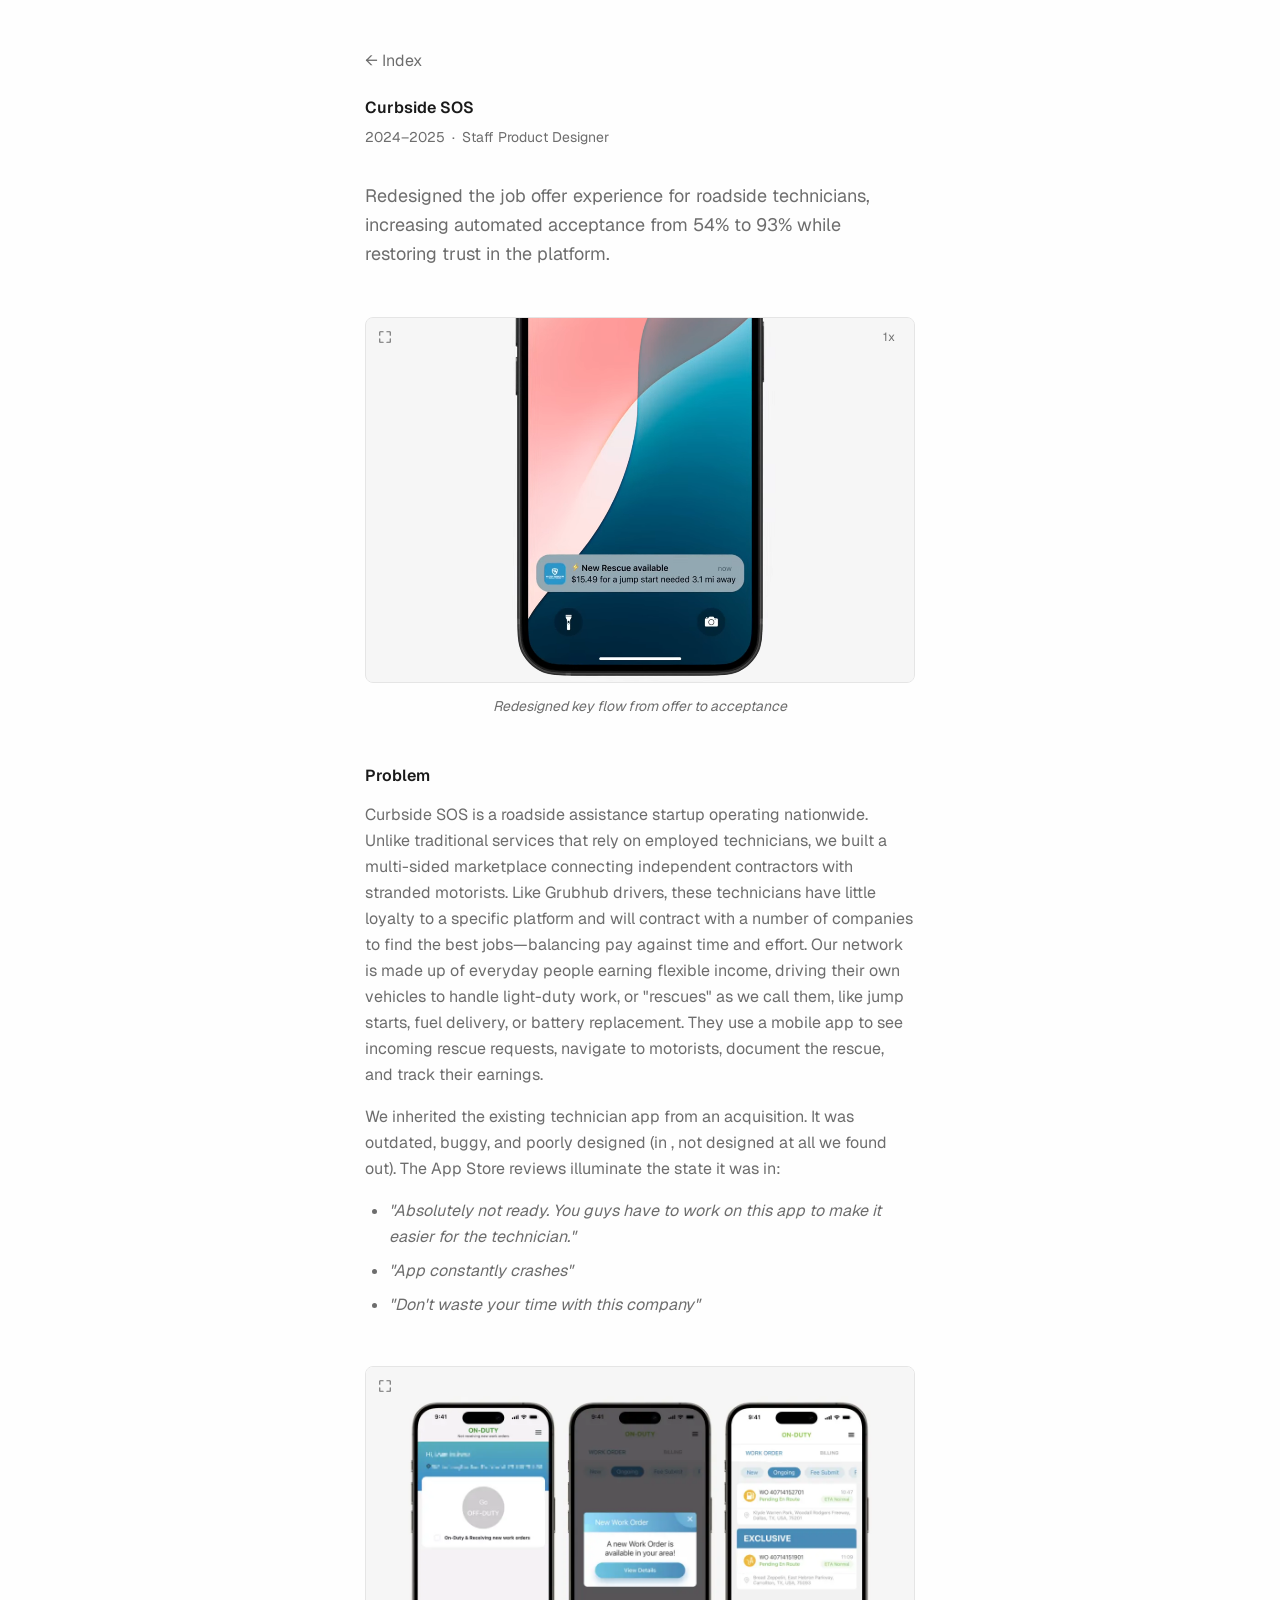
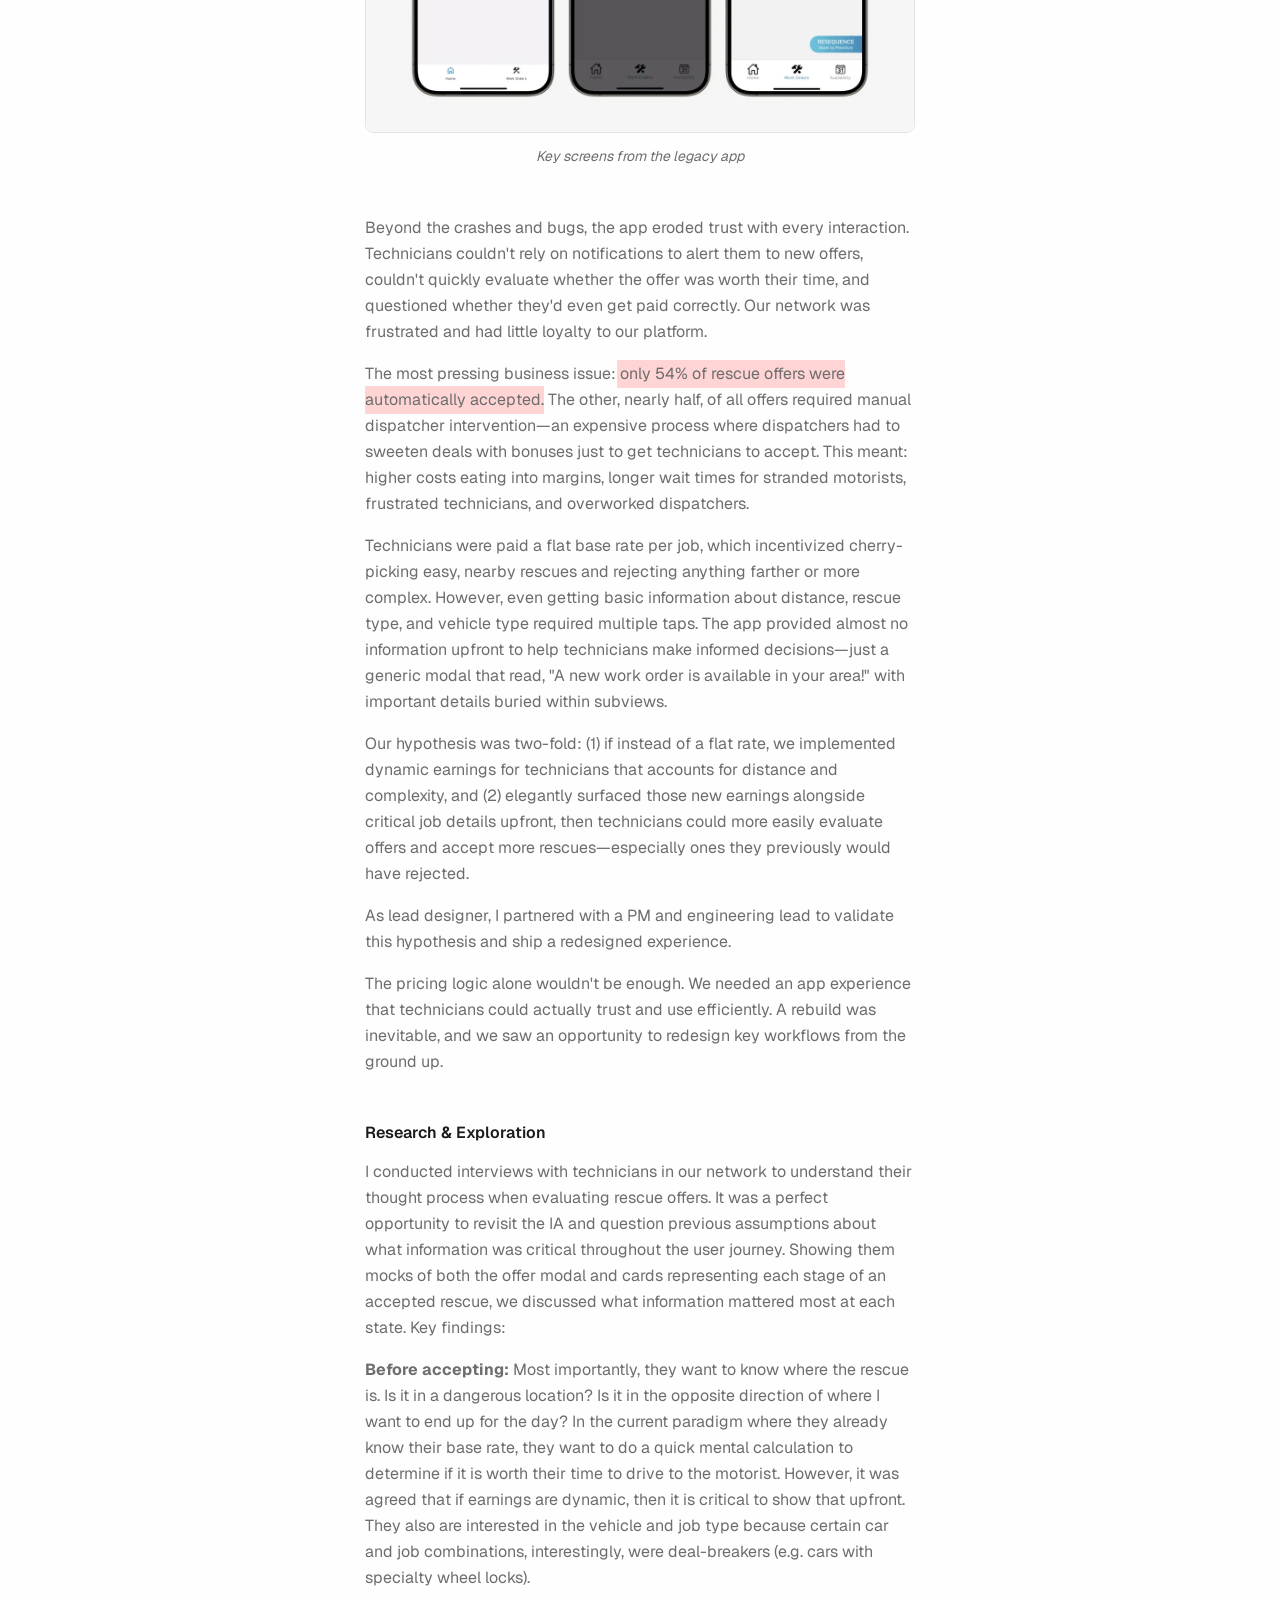
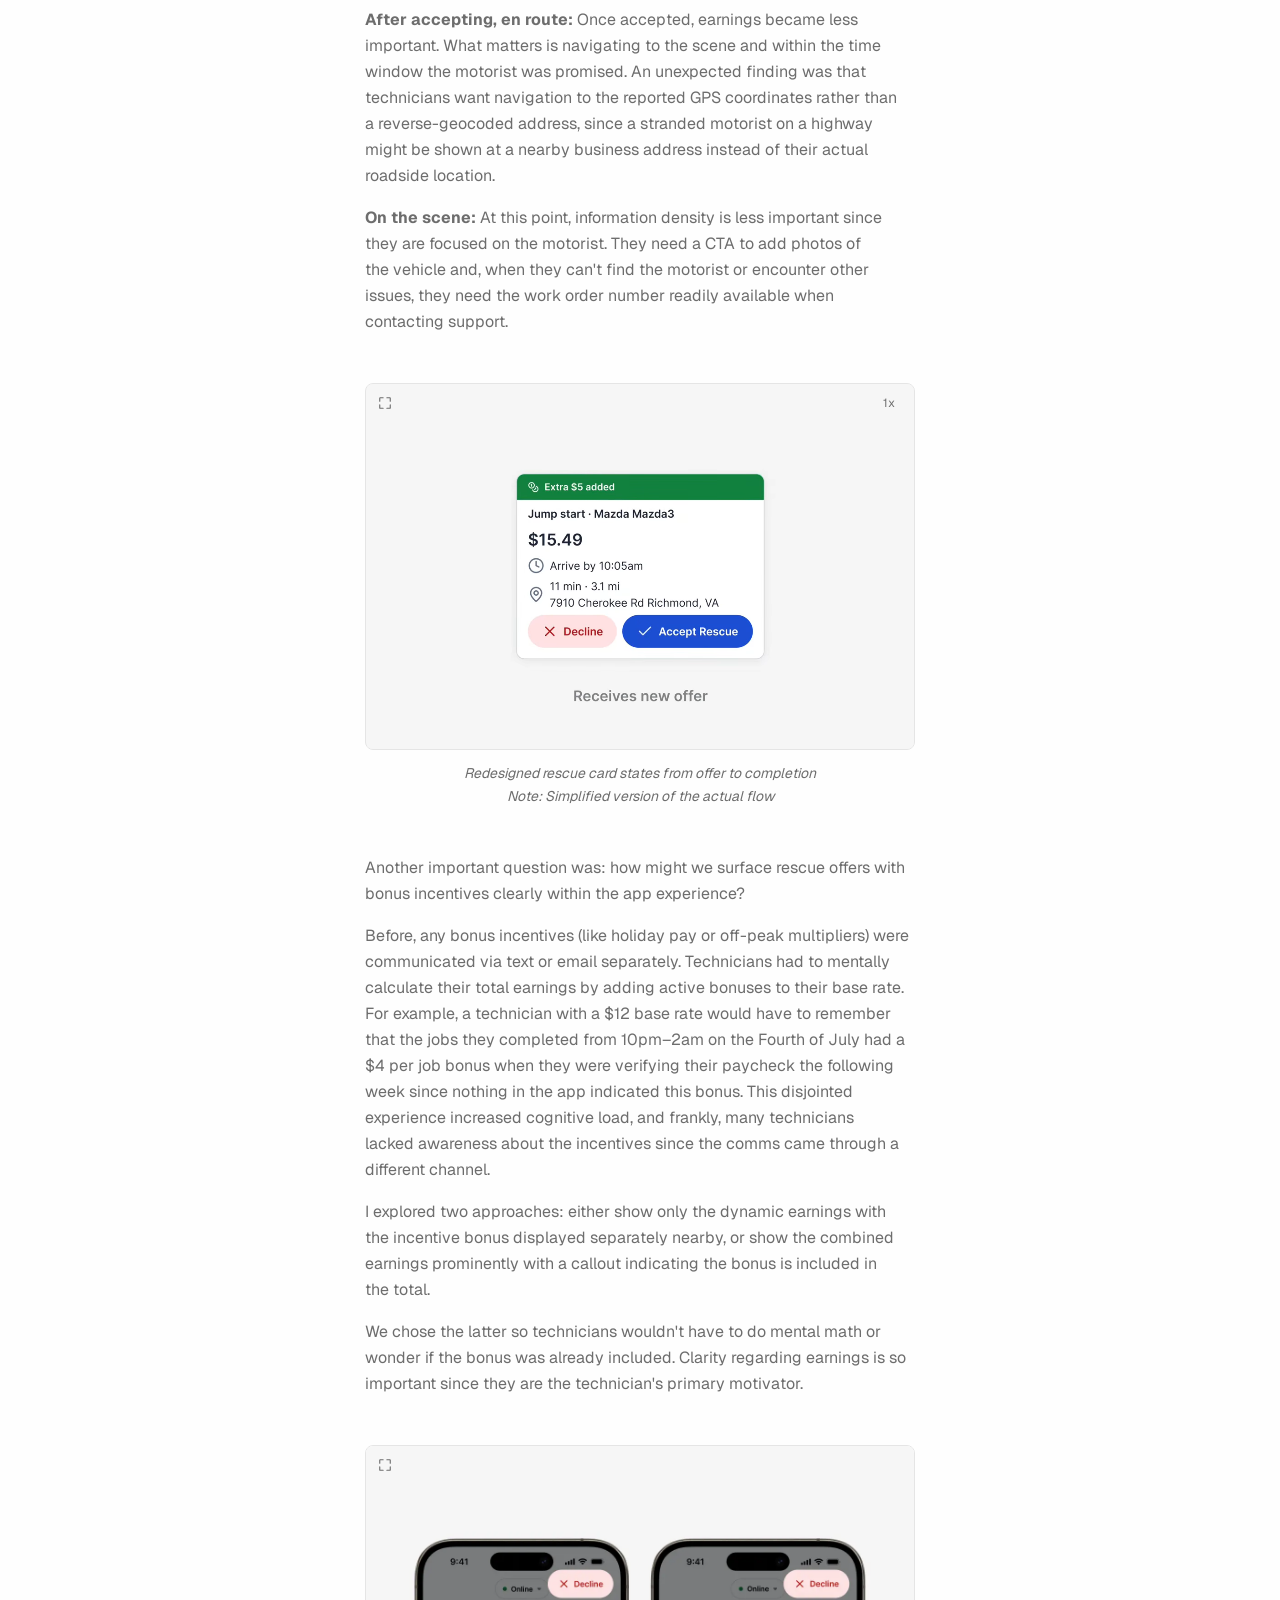
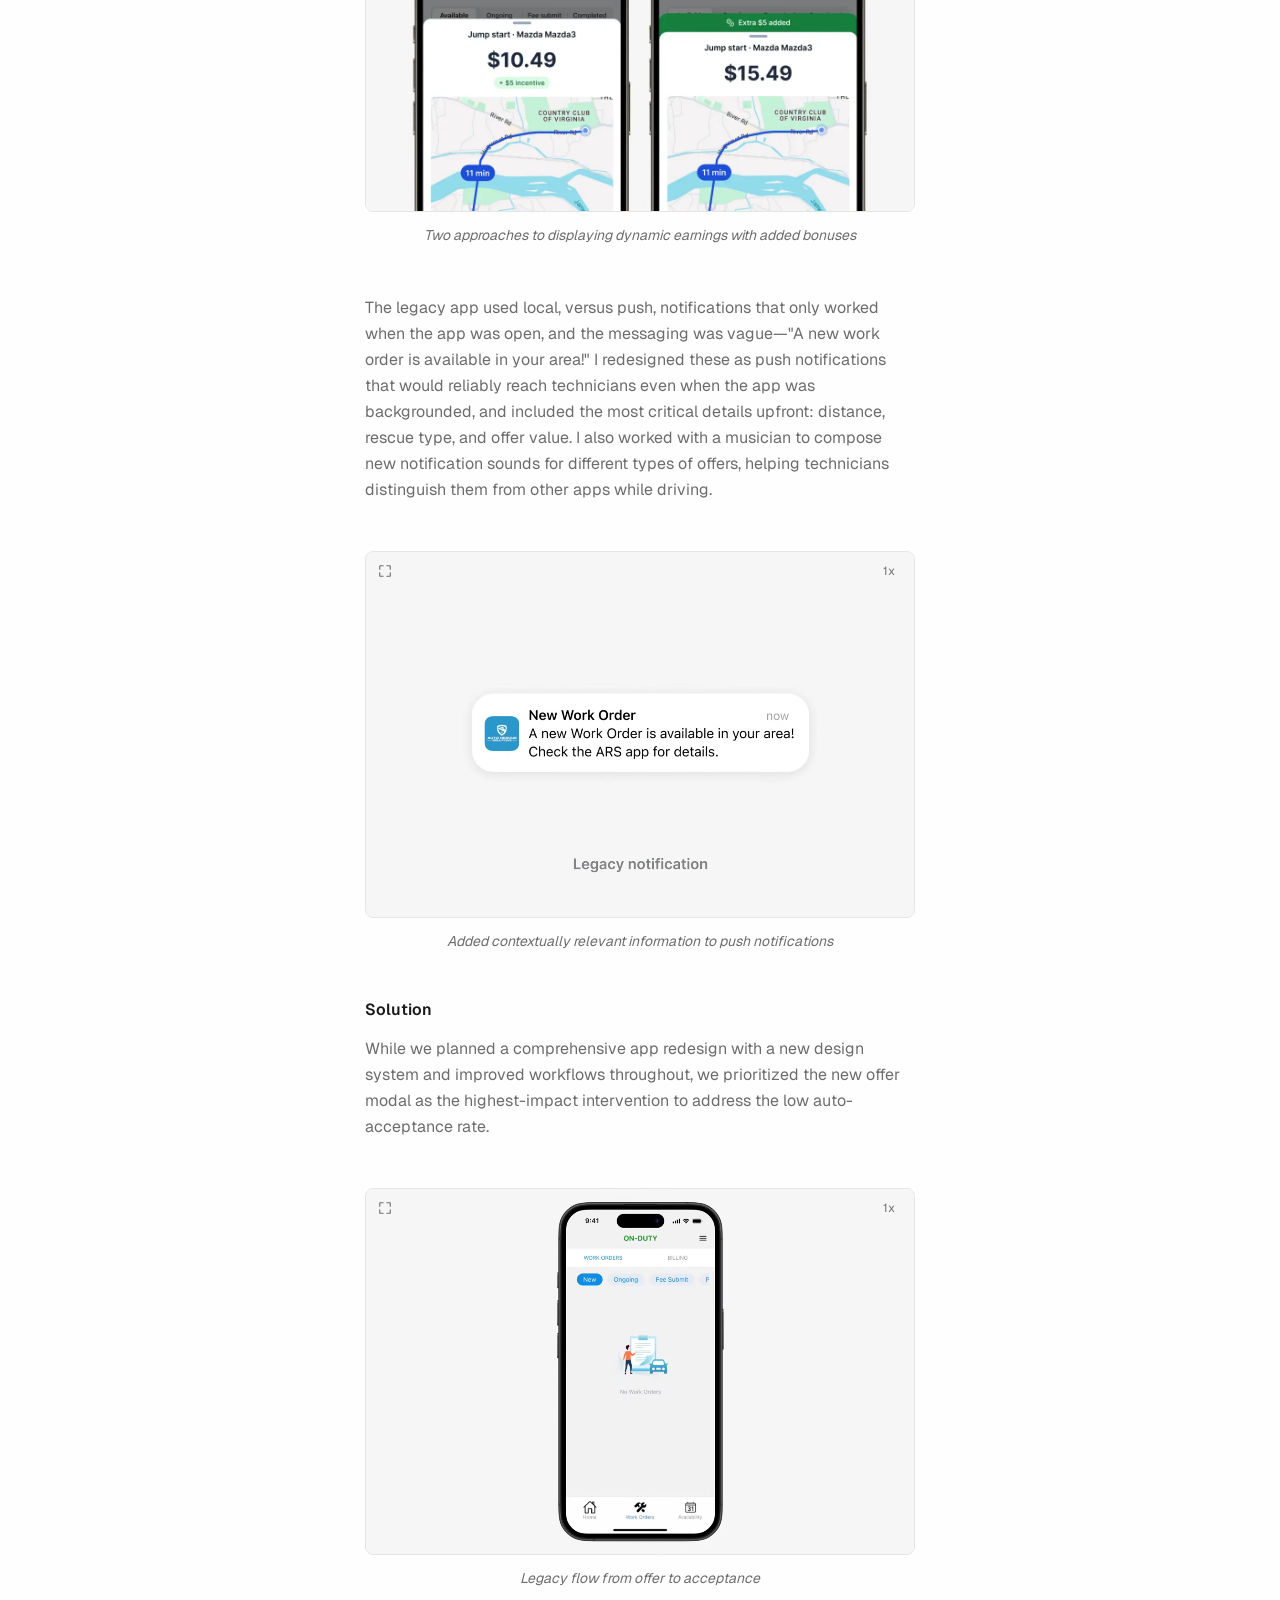
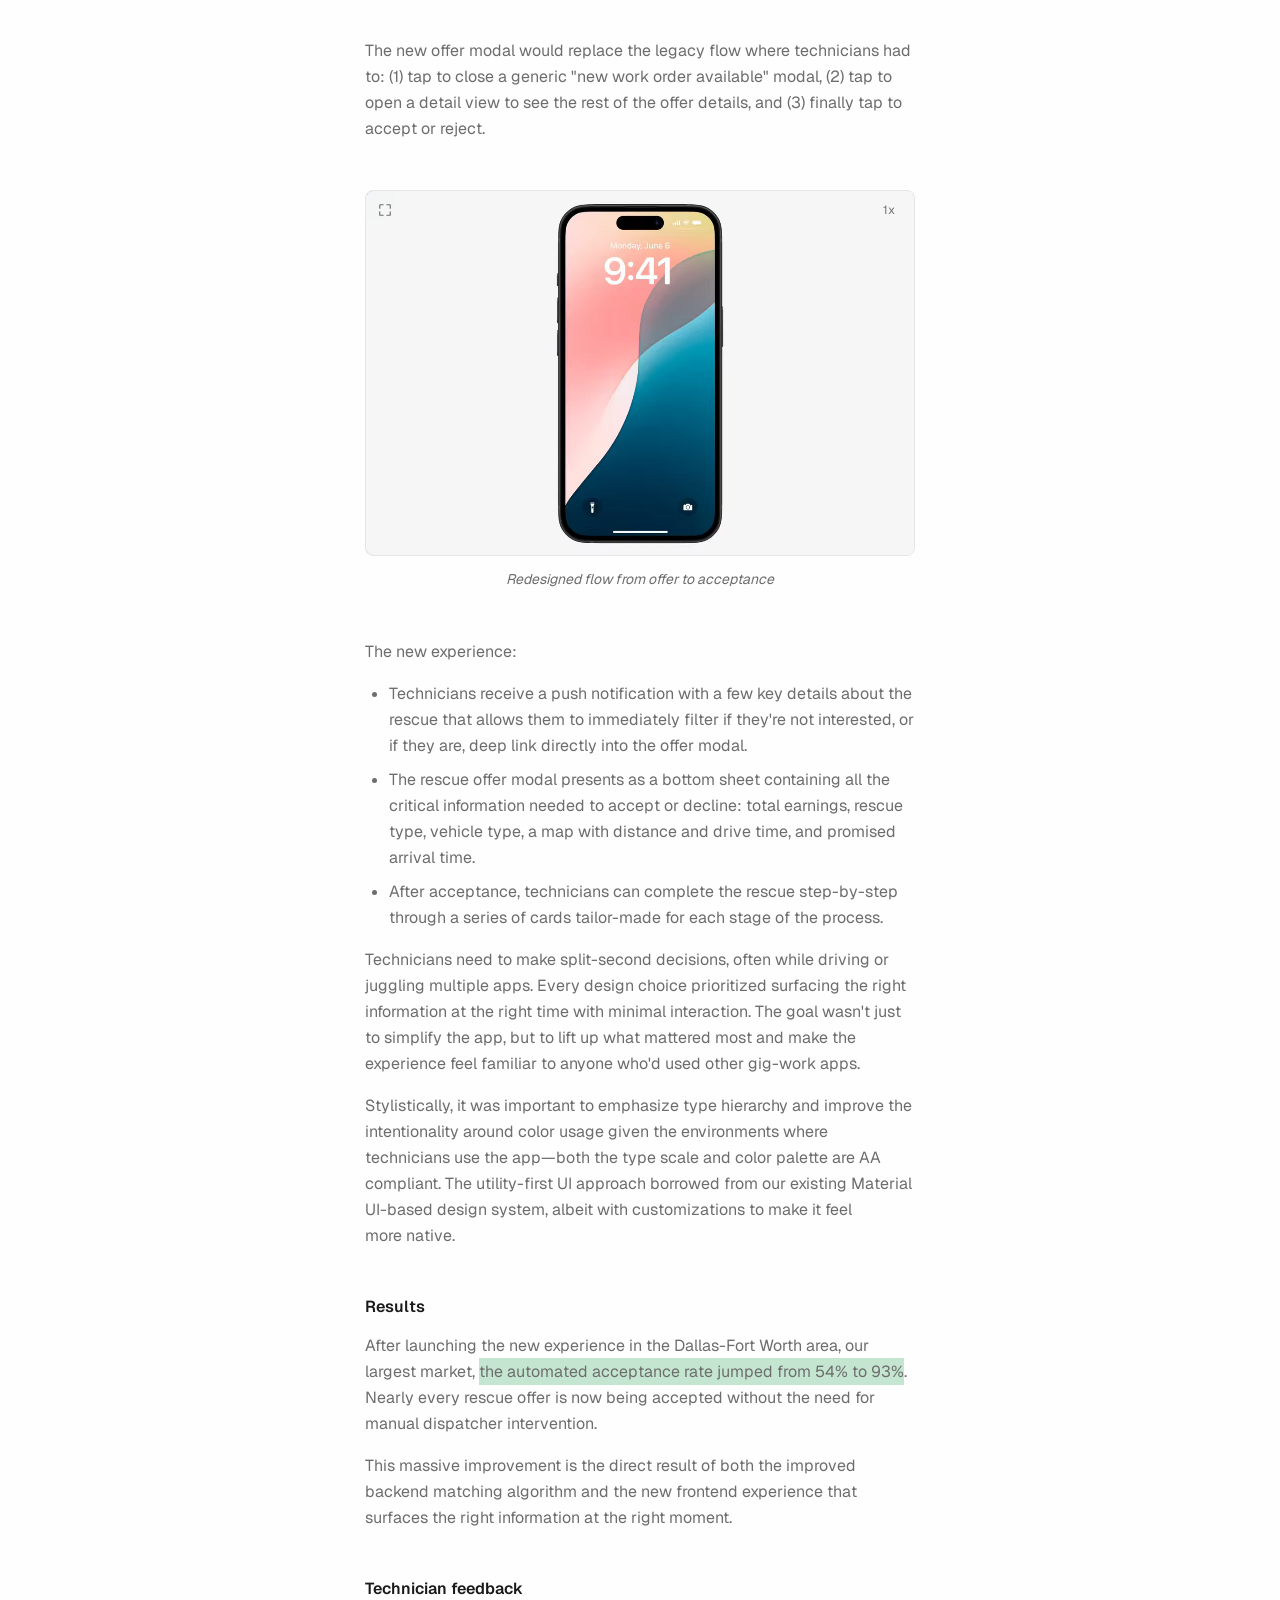
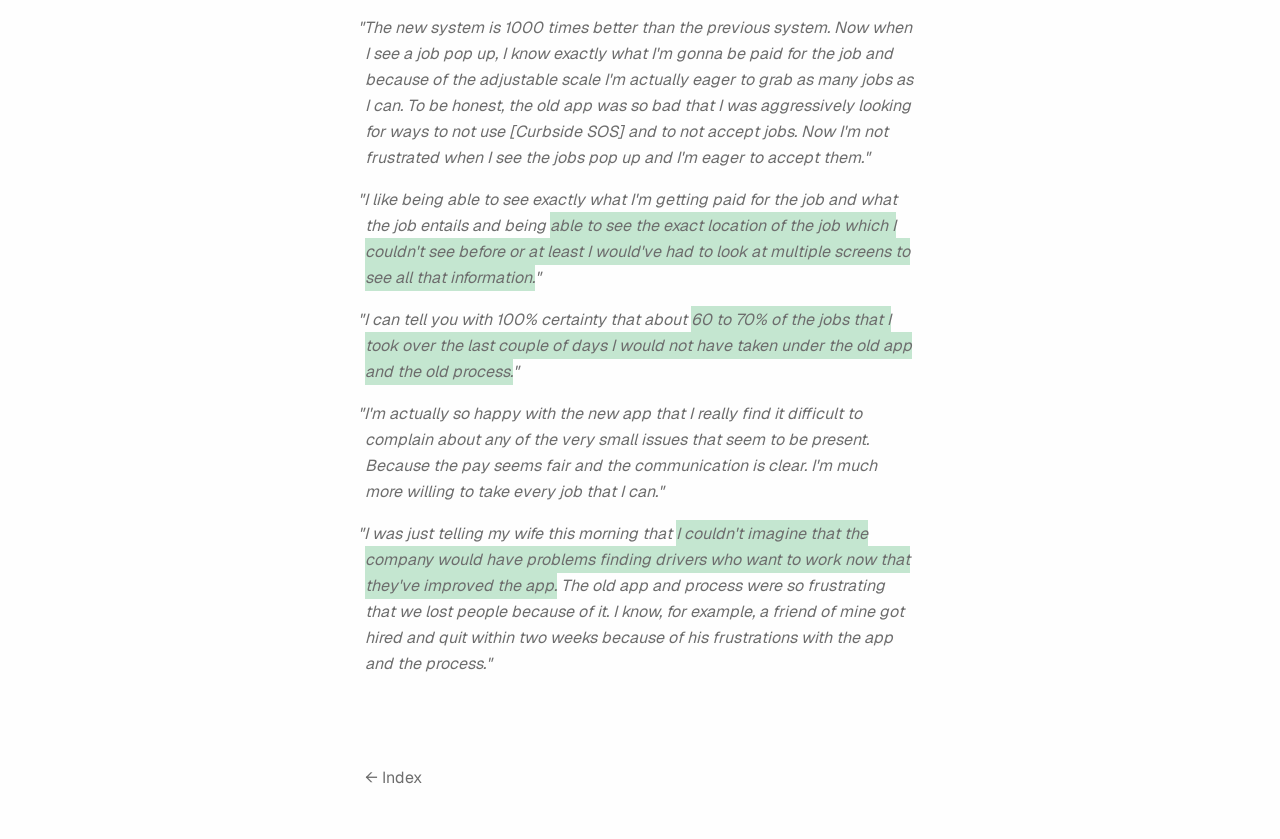
<file: projects/curbside-sos.html>
<!DOCTYPE html>
<html lang="en">
  <head>
    <meta charset="utf-8" />
    <meta name="viewport" content="width=device-width, initial-scale=1" />
    <title>Curbside SOS - Matt Kubota</title>
    <meta
      name="description"
      content="Curbside SOS project by Matt Kubota - Staff Product Designer"
    />
    <link rel="preconnect" href="https://fonts.googleapis.com" />
    <link rel="preconnect" href="https://fonts.gstatic.com" crossorigin />
    <link
      href="https://fonts.googleapis.com/css2?family=Geist:wght@400;600&family=Newsreader:wght@400&display=swap"
      rel="stylesheet"
    />
    <link
      rel="icon"
      type="image/png"
      sizes="32x32"
      href="../assets/images/favicon-32x32.png"
    />
    <link
      rel="icon"
      type="image/png"
      sizes="192x192"
      href="../assets/images/favicon-192x192.png"
    />
    <link rel="apple-touch-icon" href="../assets/images/favicon-192x192.png" />
    <link rel="stylesheet" href="../main.css" />
  </head>

  <body>
    <nav class="back-nav section-enter">
      <a href="../" class="back-link">← Index</a>
    </nav>

    <main class="section-enter">
      <div class="project">
        <header class="project-header">
          <h1 class="project-title">Curbside SOS</h1>
          <div class="project-meta">
            <span class="project-year project-meta-muted">2024–2025</span>
            <span class="project-role">Staff Product Designer</span>
          </div>
          <div class="project-summary">
            <p>
              Redesigned the job offer experience for roadside technicians,
              increasing automated acceptance from 54% to 93% while restoring
              trust in the platform.
            </p>
          </div>
        </header>

        <div class="project-content">
          <figure class="project-media">
            <video
              src="../assets/curbside-sos/curbside-sos_prototype.webm"
              autoplay
              loop
              muted
              playsinline
            ></video>
            <figcaption>
              Redesigned key flow from offer to acceptance
            </figcaption>
          </figure>

          <div class="project-text">
            <h2>Problem</h2>
            <p>
              Curbside SOS is a roadside assistance startup operating
              nationwide. Unlike traditional services that rely on employed
              technicians, we built a multi-sided marketplace connecting
              independent contractors with stranded motorists. Like Grubhub
              drivers, these technicians have little loyalty to a specific
              platform and will contract with a number of companies to find the
              best jobs—balancing pay against time and effort. Our network is
              made up of everyday people earning flexible income, driving their
              own vehicles to handle light-duty work, or "rescues" as we call
              them, like jump starts, fuel delivery, or battery replacement.
              They use a mobile app to see incoming rescue requests, navigate to
              motorists, document the rescue, and track their earnings.
            </p>
            <p>
              We inherited the existing technician app from an acquisition. It
              was outdated, buggy, and poorly designed (in , not designed at all
              we found out). The App Store reviews illuminate the state it was
              in:
            </p>
            <ul>
              <li class="quote">
                "Absolutely not ready. You guys have to work on this app to make
                it easier for the technician."
              </li>
              <li class="quote">"App constantly crashes"</li>
              <li class="quote">"Don't waste your time with this company"</li>
            </ul>
          </div>

          <figure class="project-media">
            <img
              src="../assets/curbside-sos/curbside-sos_legacy-key.webp"
              alt="Screenshot of old app showing poor user experience"
              loading="lazy"
            />
            <figcaption>Key screens from the legacy app</figcaption>
          </figure>

          <div class="project-text">
            <p>
              Beyond the crashes and bugs, the app eroded trust with every
              interaction. Technicians couldn't rely on notifications to alert
              them to new offers, couldn't quickly evaluate whether the offer
              was worth their time, and questioned whether they'd even get paid
              correctly. Our network was frustrated and had little loyalty to
              our platform.
            </p>
            <p>
              The most pressing business issue:
              <strong class="highlight-negative"
                >only 54% of rescue offers were automatically accepted</strong
              >. The other, nearly half, of all offers required manual
              dispatcher intervention—an expensive process where dispatchers had
              to sweeten deals with bonuses just to get technicians to accept.
              This meant: higher costs eating into margins, longer wait times
              for stranded motorists, frustrated technicians, and overworked
              dispatchers.
            </p>
            <p>
              Technicians were paid a flat base rate per job, which incentivized
              cherry-picking easy, nearby rescues and rejecting anything farther
              or more complex. However, even getting basic information about
              distance, rescue type, and vehicle type required multiple taps.
              The app provided almost no information upfront to help technicians
              make informed decisions—just a generic modal that read, "A new
              work order is available in your area!" with important details
              buried within subviews.
            </p>
            <p>
              Our hypothesis was two-fold: (1) if instead of a flat rate, we
              implemented dynamic earnings for technicians that accounts for
              distance and complexity, and (2) elegantly surfaced those new
              earnings alongside critical job details upfront, then technicians
              could more easily evaluate offers and accept more
              rescues—especially ones they previously would have rejected.
            </p>
            <p>
              As lead designer, I partnered with a PM and engineering lead to
              validate this hypothesis and ship a redesigned experience.
            </p>
            <p>
              The pricing logic alone wouldn't be enough. We needed an app
              experience that technicians could actually trust and use
              efficiently. A rebuild was inevitable, and we saw an opportunity
              to redesign key workflows from the ground up.
            </p>
            <h2>Research & Exploration</h2>
            <p>
              I conducted interviews with technicians in our network to
              understand their thought process when evaluating rescue offers. It
              was a perfect opportunity to revisit the IA and question previous
              assumptions about what information was critical throughout the
              user journey. Showing them mocks of both the offer modal and cards
              representing each stage of an accepted rescue, we discussed what
              information mattered most at each state. Key findings:
            </p>
            <p>
              <strong>Before accepting:</strong> Most importantly, they want to
              know where the rescue is. Is it in a dangerous location? Is it in
              the opposite direction of where I want to end up for the day? In
              the current paradigm where they already know their base rate, they
              want to do a quick mental calculation to determine if it is worth
              their time to drive to the motorist. However, it was agreed that
              if earnings are dynamic, then it is critical to show that upfront.
              They also are interested in the vehicle and job type because
              certain car and job combinations, interestingly, were
              deal-breakers (e.g. cars with specialty wheel locks).
            </p>
            <p>
              <strong>After accepting, en route:</strong> Once accepted,
              earnings became less important. What matters is navigating to the
              scene and within the time window the motorist was promised. An
              unexpected finding was that technicians want navigation to the
              reported GPS coordinates rather than a reverse-geocoded address,
              since a stranded motorist on a highway might be shown at a nearby
              business address instead of their actual roadside location.
            </p>
            <p>
              <strong>On the scene:</strong> At this point, information density
              is less important since they are focused on the motorist. They
              need a CTA to add photos of the vehicle and, when they can't find
              the motorist or encounter other issues, they need the work order
              number readily available when contacting support.
            </p>
          </div>

          <figure class="project-media">
            <video
              src="../assets/curbside-sos/curbside-sos_rescue-states.webm"
              autoplay
              loop
              muted
              playsinline
            ></video>
            <figcaption>
              Redesigned rescue card states from offer to completion<br />Note:
              Simplified version of the actual flow
            </figcaption>
          </figure>

          <div class="project-text">
            <p>
              Another important question was: how might we surface rescue offers
              with bonus incentives clearly within the app experience?
            </p>
            <p>
              Before, any bonus incentives (like holiday pay or off-peak
              multipliers) were communicated via text or email separately.
              Technicians had to mentally calculate their total earnings by
              adding active bonuses to their base rate. For example, a
              technician with a $12 base rate would have to remember that the
              jobs they completed from 10pm–2am on the Fourth of July had a $4
              per job bonus when they were verifying their paycheck the
              following week since nothing in the app indicated this bonus. This
              disjointed experience increased cognitive load, and frankly, many
              technicians lacked awareness about the incentives since the comms
              came through a different channel.
            </p>
            <p>
              I explored two approaches: either show only the dynamic earnings
              with the incentive bonus displayed separately nearby, or show the
              combined earnings prominently with a callout indicating the bonus
              is included in the total.
            </p>
            <p>
              We chose the latter so technicians wouldn't have to do mental math
              or wonder if the bonus was already included. Clarity regarding
              earnings is so important since they are the technician's primary
              motivator.
            </p>
          </div>

          <figure class="project-media">
            <img
              src="../assets/curbside-sos/curbside-sos_incentives.webp"
              alt="Side-by-side comparison of the two pricing approaches explored"
              loading="lazy"
            />
            <figcaption>
              Two approaches to displaying dynamic earnings with added bonuses
            </figcaption>
          </figure>

          <div class="project-text">
            <p>
              The legacy app used local, versus push, notifications that only
              worked when the app was open, and the messaging was vague—"A new
              work order is available in your area!" I redesigned these as push
              notifications that would reliably reach technicians even when the
              app was backgrounded, and included the most critical details
              upfront: distance, rescue type, and offer value. I also worked
              with a musician to compose new notification sounds for different
              types of offers, helping technicians distinguish them from other
              apps while driving.
            </p>
          </div>

          <figure class="project-media">
            <video
              src="../assets/curbside-sos/curbside-sos_notifications.webm"
              autoplay
              loop
              muted
              playsinline
            ></video>
            <figcaption>
              Added contextually relevant information to push notifications
            </figcaption>
          </figure>

          <div class="project-text">
            <h2>Solution</h2>
            <p>
              While we planned a comprehensive app redesign with a new design
              system and improved workflows throughout, we prioritized the new
              offer modal as the highest-impact intervention to address the low
              auto-acceptance rate.
            </p>
          </div>

          <figure class="project-media">
            <video
              src="../assets/curbside-sos/curbside-sos_legacy-prototype.webm"
              autoplay
              loop
              muted
              playsinline
            ></video>
            <figcaption>Legacy flow from offer to acceptance</figcaption>
          </figure>

          <div class="project-text">
            <p>
              The new offer modal would replace the legacy flow where
              technicians had to: (1) tap to close a generic "new work order
              available" modal, (2) tap to open a detail view to see the rest of
              the offer details, and (3) finally tap to accept or reject.
            </p>
          </div>

          <figure class="project-media">
            <video
              src="../assets/curbside-sos/curbside-sos_prototype.webm"
              autoplay
              loop
              muted
              playsinline
            ></video>
            <figcaption>Redesigned flow from offer to acceptance</figcaption>
          </figure>

          <div class="project-text">
            <p>The new experience:</p>
            <ul>
              <li>
                Technicians receive a push notification with a few key details
                about the rescue that allows them to immediately filter if
                they're not interested, or if they are, deep link directly into
                the offer modal.
              </li>
              <li>
                The rescue offer modal presents as a bottom sheet containing all
                the critical information needed to accept or decline: total
                earnings, rescue type, vehicle type, a map with distance and
                drive time, and promised arrival time.
              </li>
              <li>
                After acceptance, technicians can complete the rescue
                step-by-step through a series of cards tailor-made for each
                stage of the process.
              </li>
            </ul>
            <p>
              Technicians need to make split-second decisions, often while
              driving or juggling multiple apps. Every design choice prioritized
              surfacing the right information at the right time with minimal
              interaction. The goal wasn't just to simplify the app, but to lift
              up what mattered most and make the experience feel familiar to
              anyone who'd used other gig-work apps.
            </p>
            <p>
              Stylistically, it was important to emphasize type hierarchy and
              improve the intentionality around color usage given the
              environments where technicians use the app—both the type scale and
              color palette are AA compliant. The utility-first UI approach
              borrowed from our existing Material UI-based design system, albeit
              with customizations to make it feel more native.
            </p>
            <h2>Results</h2>
            <p>
              After launching the new experience in the Dallas-Fort Worth area,
              our largest market,
              <strong class="highlight"
                >the automated acceptance rate jumped from 54% to 93%</strong
              >. Nearly every rescue offer is now being accepted without the
              need for manual dispatcher intervention.
            </p>
            <p>
              This massive improvement is the direct result of both the improved
              backend matching algorithm and the new frontend experience that
              surfaces the right information at the right moment.
            </p>
            <h2>Technician feedback</h2>
            <p class="quote">
              "The new system is 1000 times better than the previous system. Now
              when I see a job pop up, I know exactly what I'm gonna be paid for
              the job and because of the adjustable scale I'm actually eager to
              grab as many jobs as I can. To be honest, the old app was so bad
              that I was aggressively looking for ways to not use [Curbside SOS]
              and to not accept jobs. Now I'm not frustrated when I see the jobs
              pop up and I'm eager to accept them."
            </p>
            <p class="quote">
              "I like being able to see exactly what I'm getting paid for the
              job and what the job entails and being
              <strong class="highlight"
                >able to see the exact location of the job which I couldn't see
                before or at least I would've had to look at multiple screens to
                see all that information.</strong
              >"
            </p>
            <p class="quote">
              "I can tell you with 100% certainty that about
              <strong class="highlight"
                >60 to 70% of the jobs that I took over the last couple of days
                I would not have taken under the old app and the old
                process.</strong
              >"
            </p>
            <p class="quote">
              "I'm actually so happy with the new app that I really find it
              difficult to complain about any of the very small issues that seem
              to be present. Because the pay seems fair and the communication is
              clear. I'm much more willing to take every job that I can."
            </p>
            <p class="quote">
              "I was just telling my wife this morning that
              <strong class="highlight"
                >I couldn't imagine that the company would have problems finding
                drivers who want to work now that they've improved the
                app.</strong
              >
              The old app and process were so frustrating that we lost people
              because of it. I know, for example, a friend of mine got hired and
              quit within two weeks because of his frustrations with the app and
              the process."
            </p>
          </div>
        </div>
      </div>
    </main>

    <nav class="back-nav section-enter">
      <a href="../" class="back-link">← Index</a>
    </nav>

    <script>
      document.addEventListener("DOMContentLoaded", function () {
        // Section entrance animations
        const sections = document.querySelectorAll(".section-enter");
        sections.forEach((section, index) => {
          setTimeout(() => {
            section.classList.add("animate");
          }, index * 200);
        });

        // Highlight effect on scroll
        const highlights = document.querySelectorAll(
          ".highlight, .highlight-negative"
        );
        const observer = new IntersectionObserver(
          (entries) => {
            entries.forEach((entry) => {
              if (entry.isIntersecting) {
                entry.target.classList.add("in-view");
              }
            });
          },
          {
            threshold: 1.0,
            rootMargin: "-100px 0px",
          }
        );

        highlights.forEach((highlight) => observer.observe(highlight));

        // Media controls - add to all images and videos in project-media
        const allMedia = document.querySelectorAll(
          ".project-content .project-media"
        );

        allMedia.forEach((mediaContainer, index) => {
          const mediaElement = mediaContainer.querySelector("img, video");

          if (!mediaElement) return;

          const isVideo = mediaElement.tagName === "VIDEO";
          const mediaId = `project-media-${index}`;
          mediaElement.id = mediaId;

          // Add container class for styling
          mediaContainer.classList.add("media-container");

          // Create expand button
          const expandButton = document.createElement("button");
          expandButton.className = "video-control video-expand";
          expandButton.setAttribute("aria-label", "Expand media");
          expandButton.setAttribute("aria-expanded", "false");
          expandButton.setAttribute("aria-controls", mediaId);
          expandButton.innerHTML = `<svg width="12" height="12" viewBox="0 0 16 16" fill="none" xmlns="http://www.w3.org/2000/svg">
            <path d="M1 5.5V1.5C1 1.22386 1.22386 1 1.5 1H5.5M10.5 1H14.5C14.7761 1 15 1.22386 15 1.5V5.5M15 10.5V14.5C15 14.7761 14.7761 15 14.5 15H10.5M5.5 15H1.5C1.22386 15 1 14.7761 1 14.5V10.5" stroke="currentColor" stroke-width="1.5" stroke-linecap="round" stroke-linejoin="round"/>
          </svg>`;

          mediaContainer.insertBefore(expandButton, mediaElement);

          // Add speed control for videos only
          if (isVideo) {
            const speedButton = document.createElement("button");
            speedButton.className = "video-control video-speed";
            speedButton.setAttribute("aria-label", "Change playback speed");
            speedButton.textContent = "1x";

            mediaContainer.insertBefore(speedButton, mediaElement);

            // Speed control toggle (1x <-> 0.5x)
            speedButton.addEventListener("click", function () {
              if (mediaElement.playbackRate === 1) {
                mediaElement.playbackRate = 0.5;
                speedButton.textContent = "0.5x";
              } else {
                mediaElement.playbackRate = 1;
                speedButton.textContent = "1x";
              }
            });
          }

          // Expand/collapse function
          function toggleExpand() {
            const isExpanded = mediaContainer.classList.contains("expanded");

            if (isExpanded) {
              // Collapse
              mediaContainer.classList.remove("expanded");
              expandButton.innerHTML = `<svg width="12" height="12" viewBox="0 0 16 16" fill="none" xmlns="http://www.w3.org/2000/svg">
                <path d="M1 5.5V1.5C1 1.22386 1.22386 1 1.5 1H5.5M10.5 1H14.5C14.7761 1 15 1.22386 15 1.5V5.5M15 10.5V14.5C15 14.7761 14.7761 15 14.5 15H10.5M5.5 15H1.5C1.22386 15 1 14.7761 1 14.5V10.5" stroke="currentColor" stroke-width="1.5" stroke-linecap="round" stroke-linejoin="round"/>
              </svg>`;
              expandButton.setAttribute("aria-label", "Expand media");
              expandButton.setAttribute("aria-expanded", "false");
            } else {
              // Expand
              mediaContainer.classList.add("expanded");
              expandButton.innerHTML = `<svg width="12" height="12" viewBox="0 0 16 16" fill="none" xmlns="http://www.w3.org/2000/svg">
                <path d="M5.5 1V5.5H1M10.5 1V5.5H15M15 10.5H10.5V15M1 10.5H5.5V15" stroke="currentColor" stroke-width="1.5" stroke-linecap="round" stroke-linejoin="round"/>
              </svg>`;
              expandButton.setAttribute("aria-label", "Collapse media");
              expandButton.setAttribute("aria-expanded", "true");
            }
          }

          // Click handler
          expandButton.addEventListener("click", toggleExpand);

          // Keyboard handler (Enter and Space)
          expandButton.addEventListener("keydown", function (e) {
            if (e.key === "Enter" || e.key === " ") {
              e.preventDefault();
              toggleExpand();
            }
          });
        });
      });
    </script>
  </body>
</html>
</file>
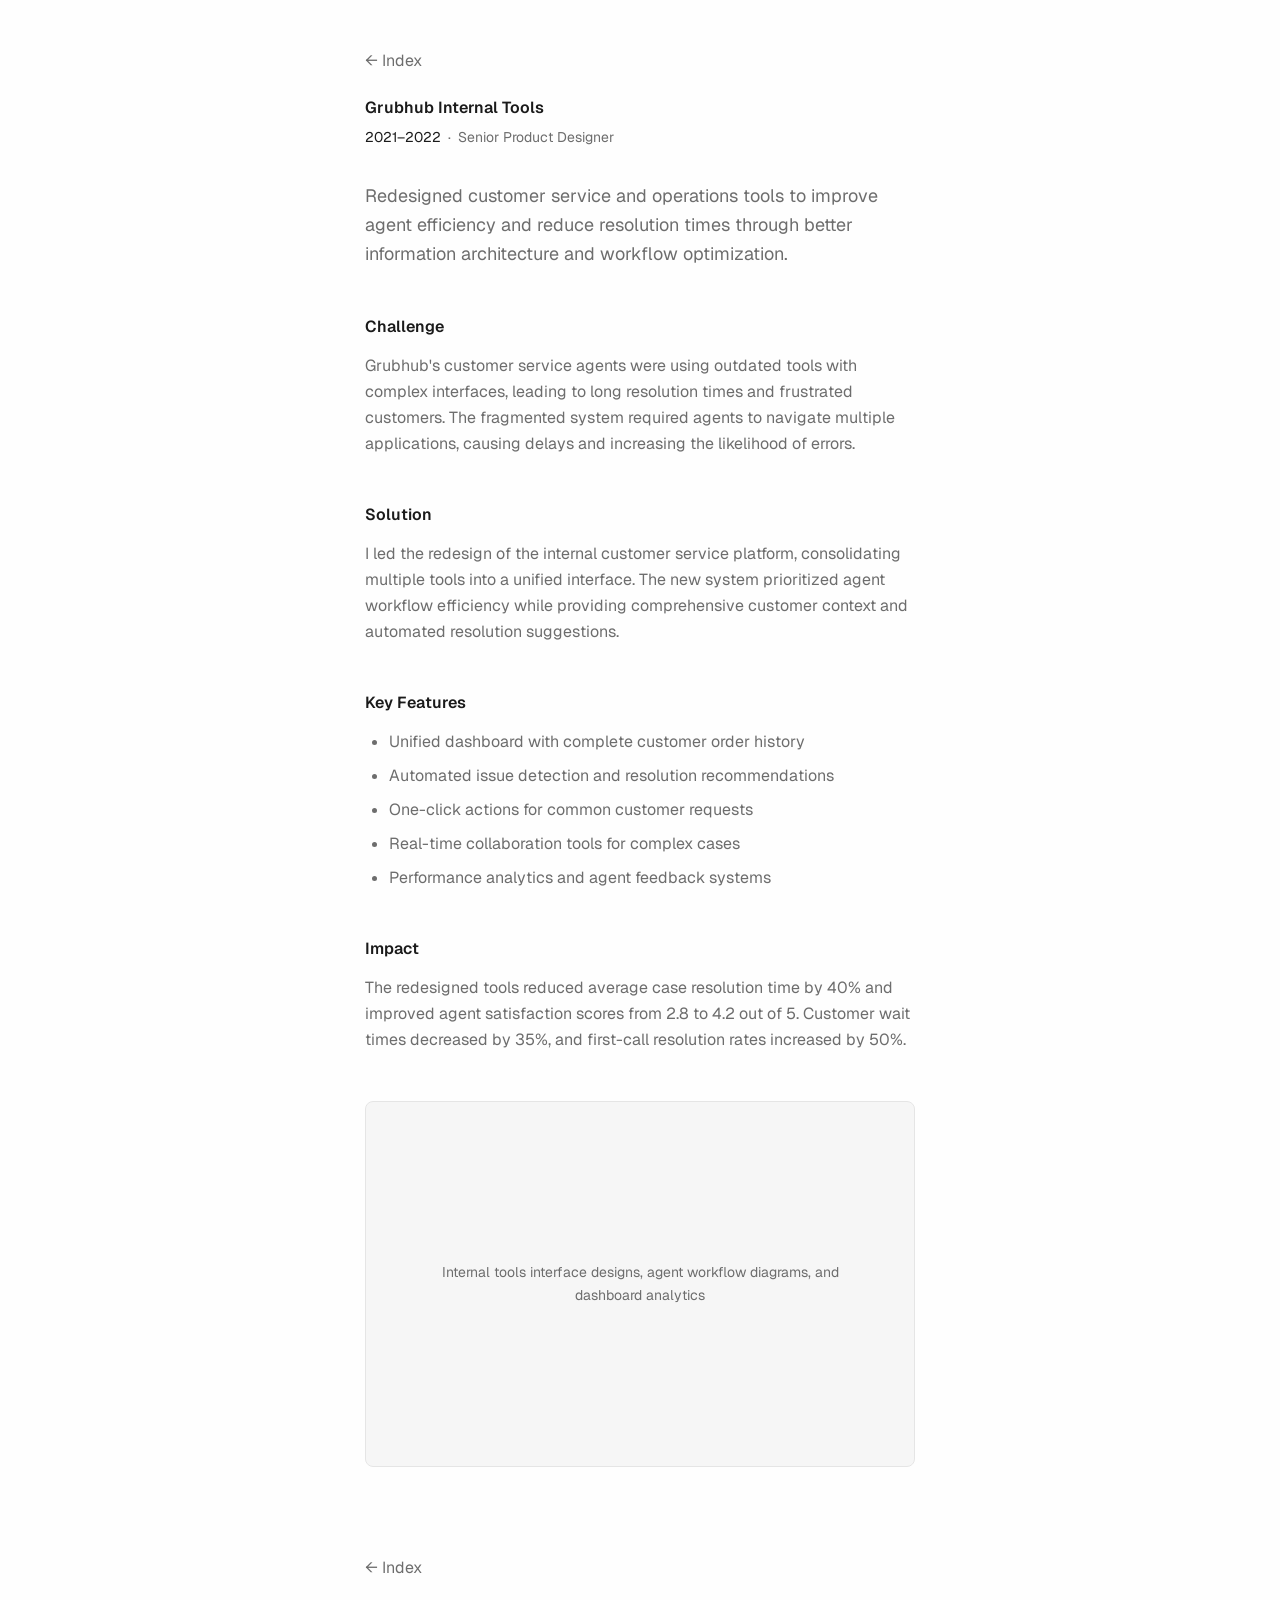
<file: projects/grubhub-internal-tools.html>
<!DOCTYPE html>
<html lang="en">
  <head>
    <meta charset="utf-8" />
    <meta name="viewport" content="width=device-width, initial-scale=1" />
    <title>Grubhub Internal Tools - Matt Kubota</title>
    <meta name="description" content="Grubhub Internal Tools project by Matt Kubota - Senior Product Designer" />
    <link rel="preconnect" href="https://fonts.googleapis.com" />
    <link rel="preconnect" href="https://fonts.gstatic.com" crossorigin />
    <link
      href="https://fonts.googleapis.com/css2?family=Geist:wght@400;600&family=Newsreader:wght@400&display=swap"
      rel="stylesheet"
    />
    <link
      rel="icon"
      type="image/png"
      sizes="32x32"
      href="../assets/images/favicon-32x32.png"
    />
    <link
      rel="icon"
      type="image/png"
      sizes="192x192"
      href="../assets/images/favicon-192x192.png"
    />
    <link rel="apple-touch-icon" href="../assets/images/favicon-192x192.png" />
    <link rel="stylesheet" href="../main.css" />
  </head>

  <body>
    <nav class="back-nav section-enter">
      <a href="../" class="back-link">← Index</a>
    </nav>

    <main class="section-enter">
      <div class="project">
        <header class="project-header">
          <h1 class="project-title">Grubhub Internal Tools</h1>
          <div class="project-meta">
            <span class="project-year">2021–2022</span>
            <span class="project-role">Senior Product Designer</span>
          </div>
          <div class="project-summary">
            <p>
              Redesigned customer service and operations tools to improve agent
              efficiency and reduce resolution times through better information
              architecture and workflow optimization.
            </p>
          </div>
        </header>

        <div class="project-content">
          <div class="project-text">
            <h2>Challenge</h2>
            <p>
              Grubhub's customer service agents were using outdated tools with
              complex interfaces, leading to long resolution times and frustrated
              customers. The fragmented system required agents to navigate multiple
              applications, causing delays and increasing the likelihood of errors.
            </p>

            <h2>Solution</h2>
            <p>
              I led the redesign of the internal customer service platform,
              consolidating multiple tools into a unified interface. The new system
              prioritized agent workflow efficiency while providing comprehensive
              customer context and automated resolution suggestions.
            </p>

            <h2>Key Features</h2>
            <ul>
              <li>Unified dashboard with complete customer order history</li>
              <li>Automated issue detection and resolution recommendations</li>
              <li>One-click actions for common customer requests</li>
              <li>Real-time collaboration tools for complex cases</li>
              <li>Performance analytics and agent feedback systems</li>
            </ul>

            <h2>Impact</h2>
            <p>
              The redesigned tools reduced average case resolution time by 40%
              and improved agent satisfaction scores from 2.8 to 4.2 out of 5.
              Customer wait times decreased by 35%, and first-call resolution
              rates increased by 50%.
            </p>
          </div>

          <div class="project-media">
            <div class="placeholder-image">
              Internal tools interface designs, agent workflow diagrams, and dashboard analytics
            </div>
          </div>
        </div>
      </div>
    </main>

    <nav class="back-nav section-enter">
      <a href="../" class="back-link">← Index</a>
    </nav>

    <script>
      document.addEventListener("DOMContentLoaded", function () {
        const sections = document.querySelectorAll(".section-enter");
        sections.forEach((section, index) => {
          setTimeout(() => {
            section.classList.add("animate");
          }, index * 200);
        });
      });
    </script>
  </body>
</html>
</file>
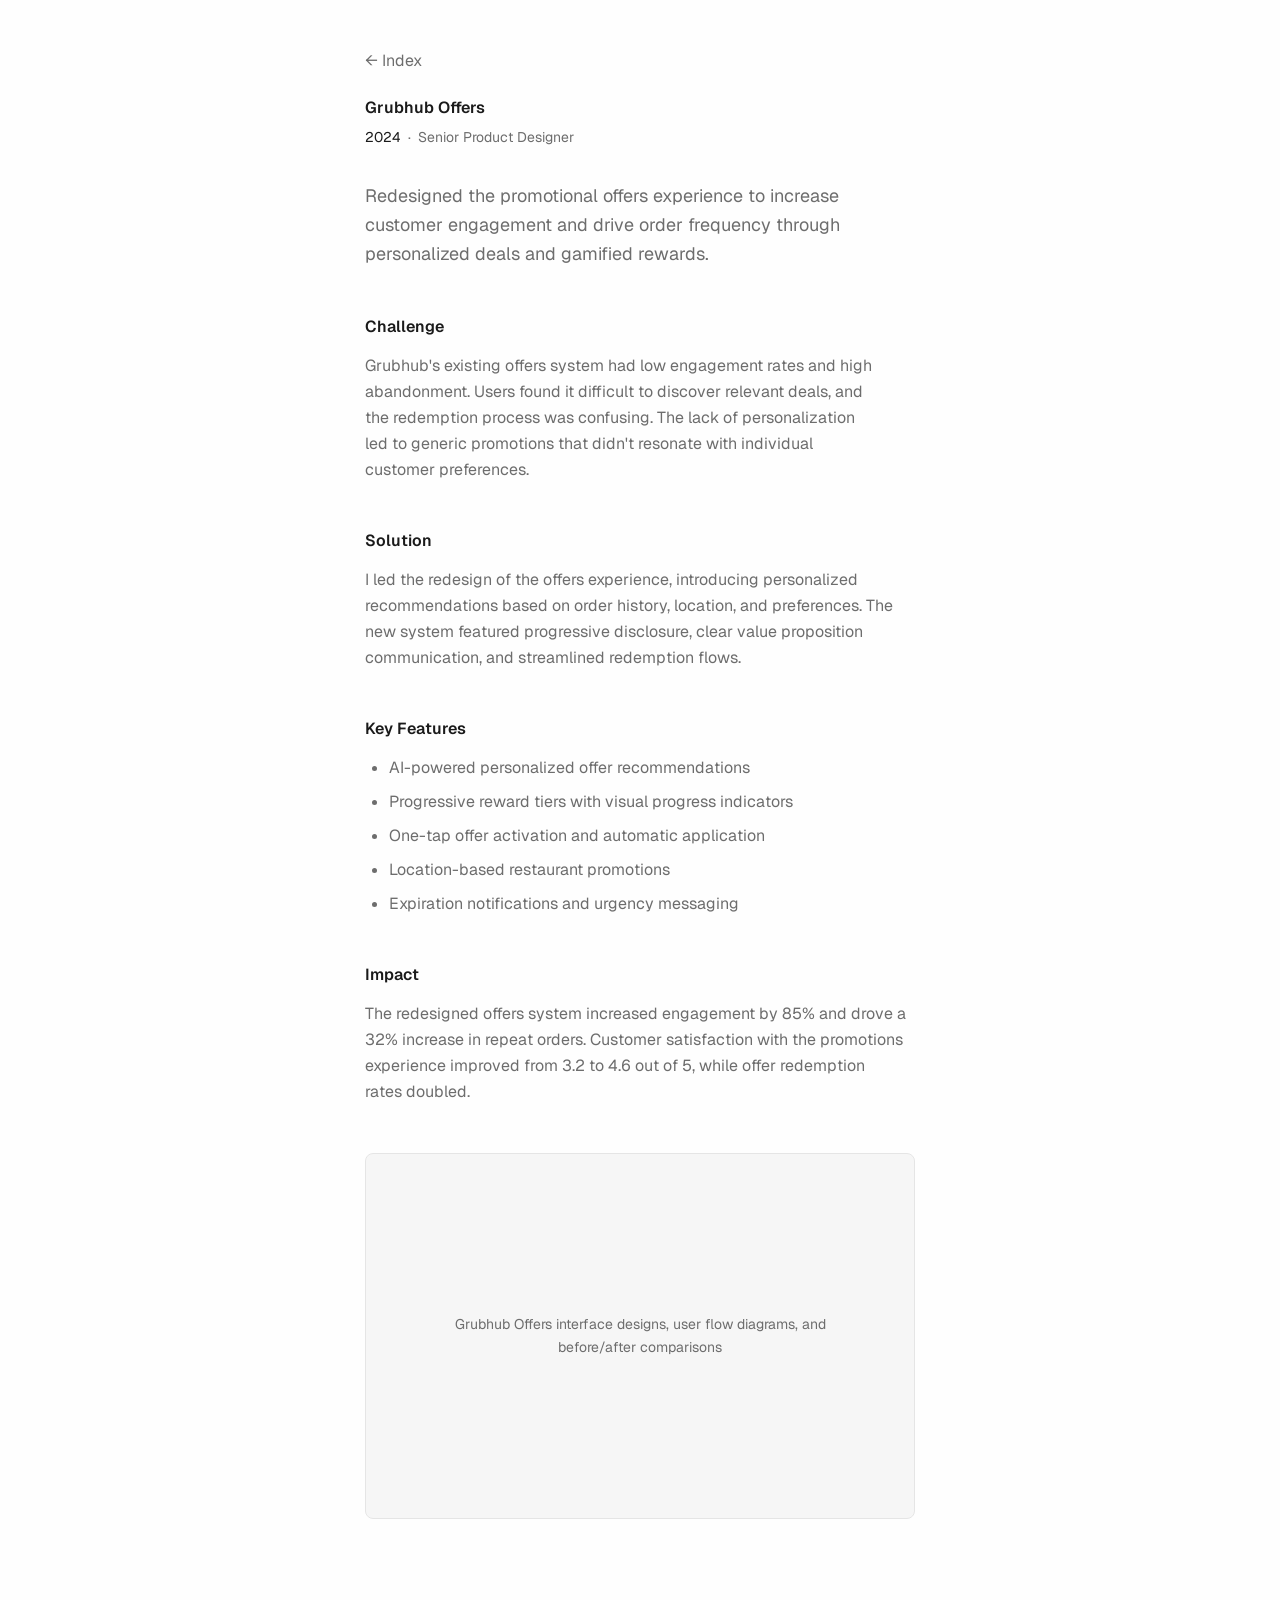
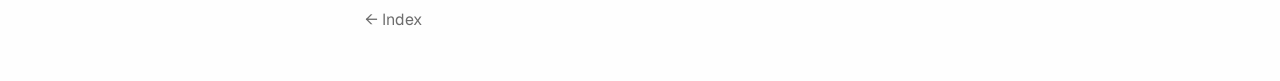
<file: projects/grubhub-offers.html>
<!DOCTYPE html>
<html lang="en">
  <head>
    <meta charset="utf-8" />
    <meta name="viewport" content="width=device-width, initial-scale=1" />
    <title>Grubhub Offers - Matt Kubota</title>
    <meta name="description" content="Grubhub Offers project by Matt Kubota - Senior Product Designer" />
    <link rel="preconnect" href="https://fonts.googleapis.com" />
    <link rel="preconnect" href="https://fonts.gstatic.com" crossorigin />
    <link
      href="https://fonts.googleapis.com/css2?family=Geist:wght@400;600&family=Newsreader:wght@400&display=swap"
      rel="stylesheet"
    />
    <link
      rel="icon"
      type="image/png"
      sizes="32x32"
      href="../assets/images/favicon-32x32.png"
    />
    <link
      rel="icon"
      type="image/png"
      sizes="192x192"
      href="../assets/images/favicon-192x192.png"
    />
    <link rel="apple-touch-icon" href="../assets/images/favicon-192x192.png" />
    <link rel="stylesheet" href="../main.css" />
  </head>

  <body>
    <nav class="back-nav section-enter">
      <a href="../" class="back-link">← Index</a>
    </nav>

    <main class="section-enter">
      <div class="project">
        <header class="project-header">
          <h1 class="project-title">Grubhub Offers</h1>
          <div class="project-meta">
            <span class="project-year">2024</span>
            <span class="project-role">Senior Product Designer</span>
          </div>
          <div class="project-summary">
            <p>
              Redesigned the promotional offers experience to increase customer
              engagement and drive order frequency through personalized deals
              and gamified rewards.
            </p>
          </div>
        </header>

        <div class="project-content">
          <div class="project-text">
            <h2>Challenge</h2>
            <p>
              Grubhub's existing offers system had low engagement rates and high
              abandonment. Users found it difficult to discover relevant deals,
              and the redemption process was confusing. The lack of personalization
              led to generic promotions that didn't resonate with individual
              customer preferences.
            </p>

            <h2>Solution</h2>
            <p>
              I led the redesign of the offers experience, introducing personalized
              recommendations based on order history, location, and preferences.
              The new system featured progressive disclosure, clear value proposition
              communication, and streamlined redemption flows.
            </p>

            <h2>Key Features</h2>
            <ul>
              <li>AI-powered personalized offer recommendations</li>
              <li>Progressive reward tiers with visual progress indicators</li>
              <li>One-tap offer activation and automatic application</li>
              <li>Location-based restaurant promotions</li>
              <li>Expiration notifications and urgency messaging</li>
            </ul>

            <h2>Impact</h2>
            <p>
              The redesigned offers system increased engagement by 85% and drove
              a 32% increase in repeat orders. Customer satisfaction with the
              promotions experience improved from 3.2 to 4.6 out of 5, while
              offer redemption rates doubled.
            </p>
          </div>

          <div class="project-media">
            <div class="placeholder-image">
              Grubhub Offers interface designs, user flow diagrams, and before/after comparisons
            </div>
          </div>
        </div>
      </div>
    </main>

    <nav class="back-nav section-enter">
      <a href="../" class="back-link">← Index</a>
    </nav>

    <script>
      document.addEventListener("DOMContentLoaded", function () {
        const sections = document.querySelectorAll(".section-enter");
        sections.forEach((section, index) => {
          setTimeout(() => {
            section.classList.add("animate");
          }, index * 200);
        });
      });
    </script>
  </body>
</html>
</file>
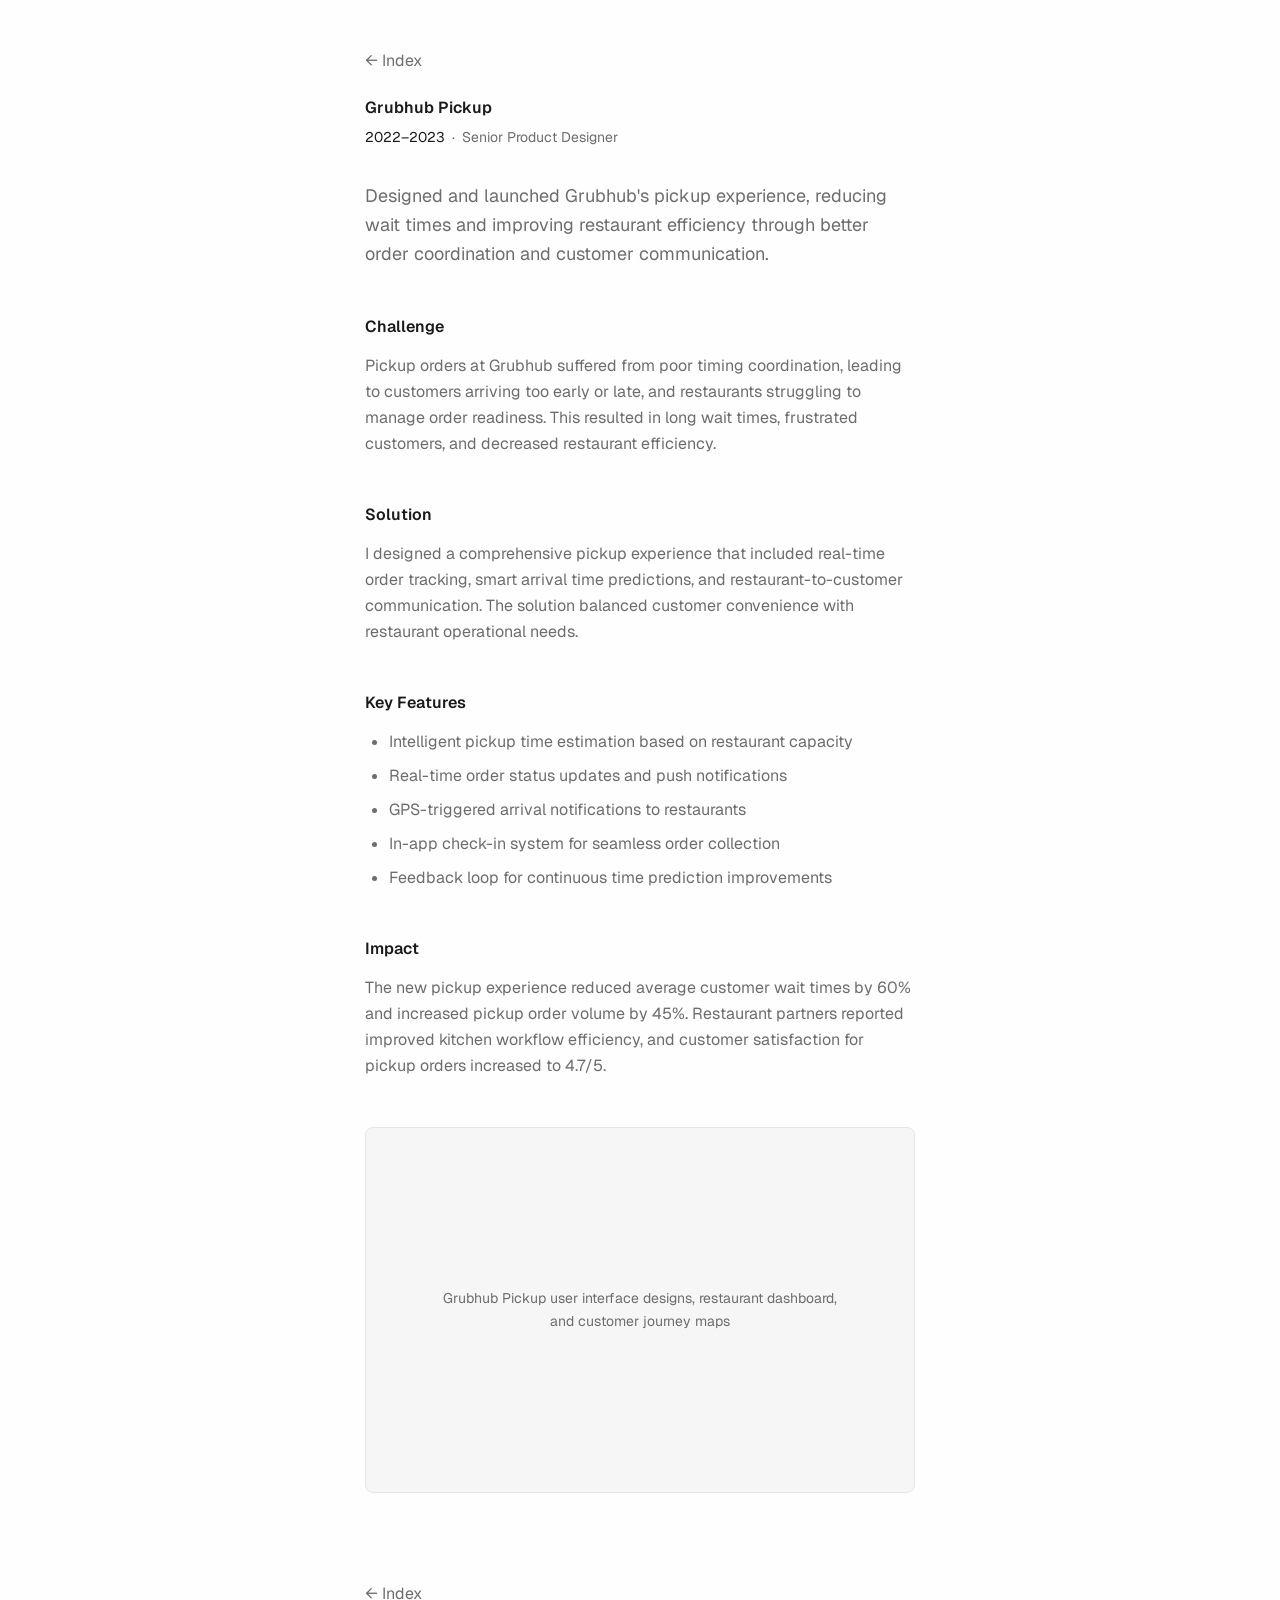
<file: projects/grubhub-pickup.html>
<!DOCTYPE html>
<html lang="en">
  <head>
    <meta charset="utf-8" />
    <meta name="viewport" content="width=device-width, initial-scale=1" />
    <title>Grubhub Pickup - Matt Kubota</title>
    <meta name="description" content="Grubhub Pickup project by Matt Kubota - Senior Product Designer" />
    <link rel="preconnect" href="https://fonts.googleapis.com" />
    <link rel="preconnect" href="https://fonts.gstatic.com" crossorigin />
    <link
      href="https://fonts.googleapis.com/css2?family=Geist:wght@400;600&family=Newsreader:wght@400&display=swap"
      rel="stylesheet"
    />
    <link
      rel="icon"
      type="image/png"
      sizes="32x32"
      href="../assets/images/favicon-32x32.png"
    />
    <link
      rel="icon"
      type="image/png"
      sizes="192x192"
      href="../assets/images/favicon-192x192.png"
    />
    <link rel="apple-touch-icon" href="../assets/images/favicon-192x192.png" />
    <link rel="stylesheet" href="../main.css" />
  </head>

  <body>
    <nav class="back-nav section-enter">
      <a href="../" class="back-link">← Index</a>
    </nav>

    <main class="section-enter">
      <div class="project">
        <header class="project-header">
          <h1 class="project-title">Grubhub Pickup</h1>
          <div class="project-meta">
            <span class="project-year">2022–2023</span>
            <span class="project-role">Senior Product Designer</span>
          </div>
          <div class="project-summary">
            <p>
              Designed and launched Grubhub's pickup experience, reducing wait
              times and improving restaurant efficiency through better order
              coordination and customer communication.
            </p>
          </div>
        </header>

        <div class="project-content">
          <div class="project-text">
            <h2>Challenge</h2>
            <p>
              Pickup orders at Grubhub suffered from poor timing coordination,
              leading to customers arriving too early or late, and restaurants
              struggling to manage order readiness. This resulted in long wait
              times, frustrated customers, and decreased restaurant efficiency.
            </p>

            <h2>Solution</h2>
            <p>
              I designed a comprehensive pickup experience that included real-time
              order tracking, smart arrival time predictions, and restaurant-to-customer
              communication. The solution balanced customer convenience with
              restaurant operational needs.
            </p>

            <h2>Key Features</h2>
            <ul>
              <li>Intelligent pickup time estimation based on restaurant capacity</li>
              <li>Real-time order status updates and push notifications</li>
              <li>GPS-triggered arrival notifications to restaurants</li>
              <li>In-app check-in system for seamless order collection</li>
              <li>Feedback loop for continuous time prediction improvements</li>
            </ul>

            <h2>Impact</h2>
            <p>
              The new pickup experience reduced average customer wait times by 60%
              and increased pickup order volume by 45%. Restaurant partners reported
              improved kitchen workflow efficiency, and customer satisfaction for
              pickup orders increased to 4.7/5.
            </p>
          </div>

          <div class="project-media">
            <div class="placeholder-image">
              Grubhub Pickup user interface designs, restaurant dashboard, and customer journey maps
            </div>
          </div>
        </div>
      </div>
    </main>

    <nav class="back-nav section-enter">
      <a href="../" class="back-link">← Index</a>
    </nav>

    <script>
      document.addEventListener("DOMContentLoaded", function () {
        const sections = document.querySelectorAll(".section-enter");
        sections.forEach((section, index) => {
          setTimeout(() => {
            section.classList.add("animate");
          }, index * 200);
        });
      });
    </script>
  </body>
</html>
</file>
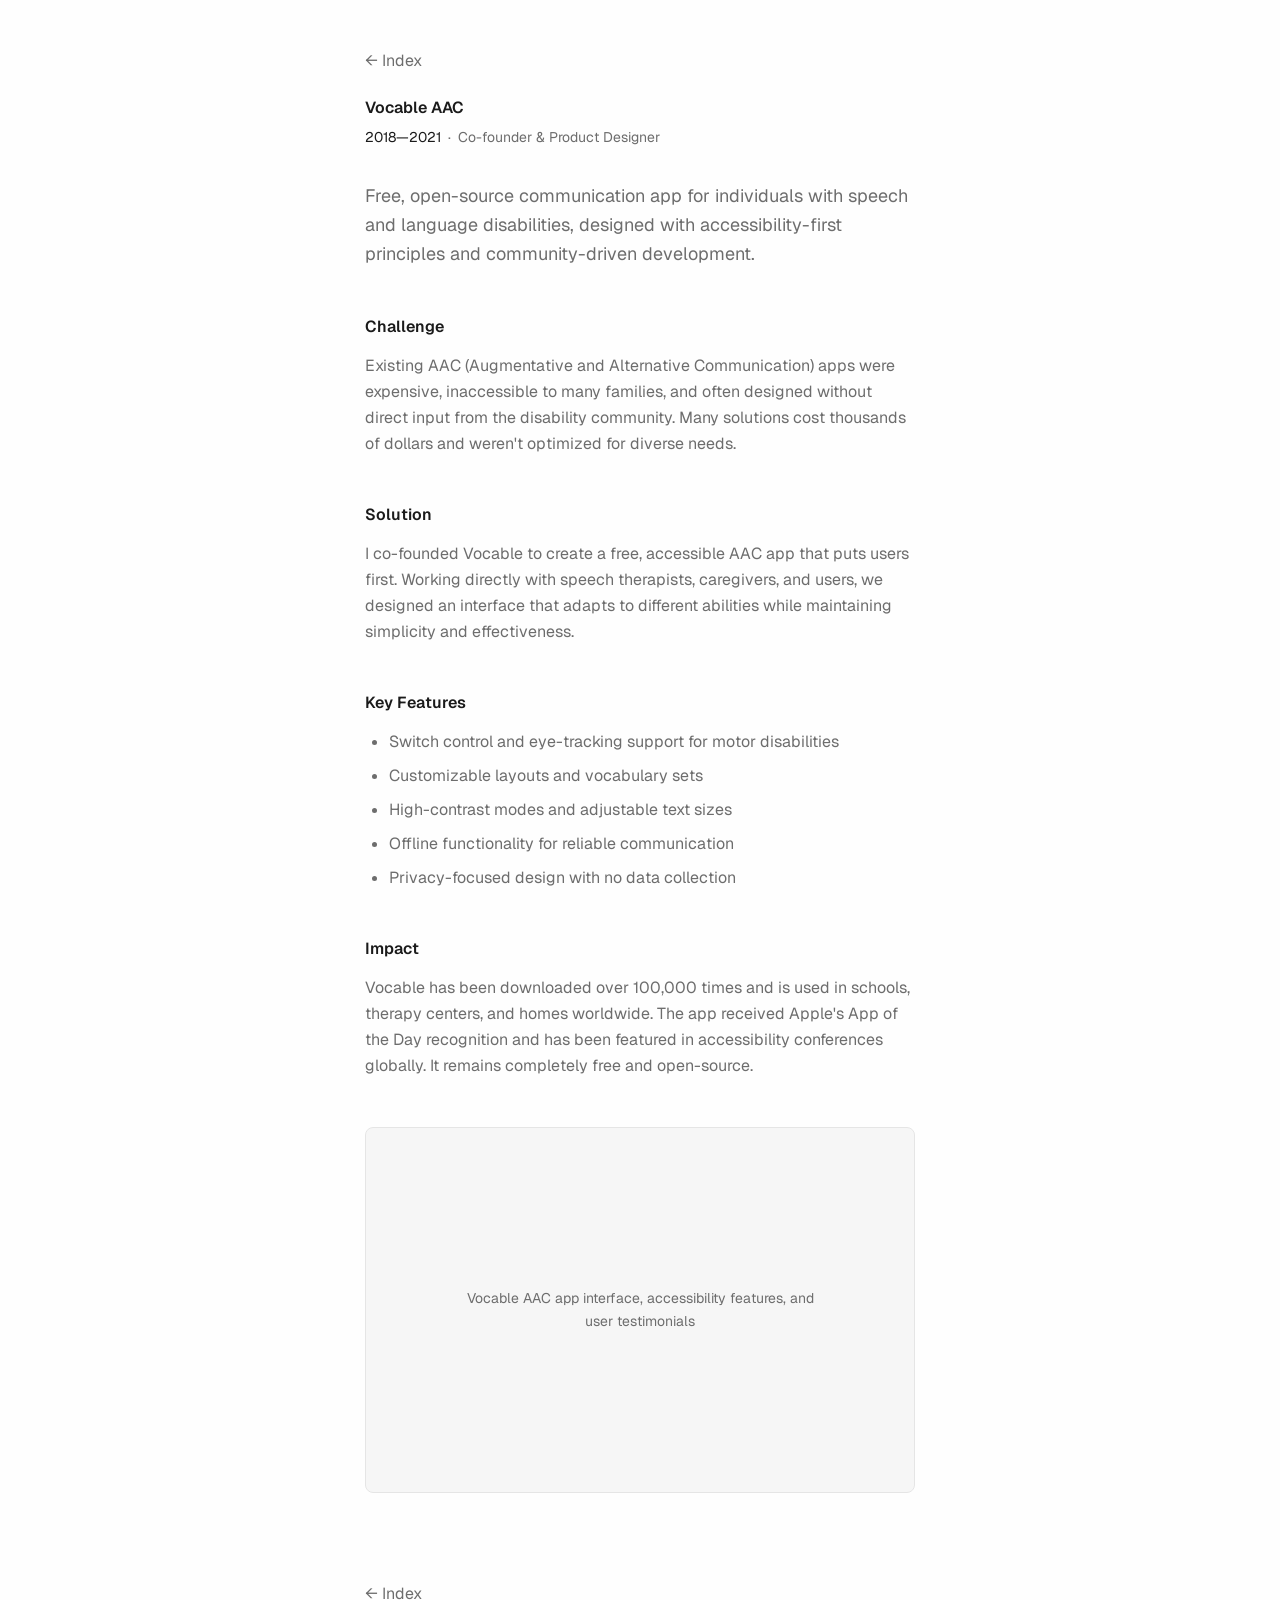
<file: projects/vocable-aac.html>
<!DOCTYPE html>
<html lang="en">
  <head>
    <meta charset="utf-8" />
    <meta name="viewport" content="width=device-width, initial-scale=1" />
    <title>Vocable AAC - Matt Kubota</title>
    <meta name="description" content="Vocable AAC project by Matt Kubota - Senior Product Designer" />
    <link rel="preconnect" href="https://fonts.googleapis.com" />
    <link rel="preconnect" href="https://fonts.gstatic.com" crossorigin />
    <link
      href="https://fonts.googleapis.com/css2?family=Geist:wght@400;600&family=Newsreader:wght@400&display=swap"
      rel="stylesheet"
    />
    <link
      rel="icon"
      type="image/png"
      sizes="32x32"
      href="../assets/images/favicon-32x32.png"
    />
    <link
      rel="icon"
      type="image/png"
      sizes="192x192"
      href="../assets/images/favicon-192x192.png"
    />
    <link rel="apple-touch-icon" href="../assets/images/favicon-192x192.png" />
    <link rel="stylesheet" href="../main.css" />
  </head>

  <body>
    <nav class="back-nav section-enter">
      <a href="../" class="back-link">← Index</a>
    </nav>

    <main class="section-enter">
      <div class="project">
        <header class="project-header">
          <h1 class="project-title">Vocable AAC</h1>
          <div class="project-meta">
            <span class="project-year">2018—2021</span>
            <span class="project-role">Co-founder & Product Designer</span>
          </div>
          <div class="project-summary">
            <p>
              Free, open-source communication app for individuals with speech
              and language disabilities, designed with accessibility-first
              principles and community-driven development.
            </p>
          </div>
        </header>

        <div class="project-content">
          <div class="project-text">
            <h2>Challenge</h2>
            <p>
              Existing AAC (Augmentative and Alternative Communication) apps
              were expensive, inaccessible to many families, and often designed
              without direct input from the disability community. Many solutions
              cost thousands of dollars and weren't optimized for diverse needs.
            </p>

            <h2>Solution</h2>
            <p>
              I co-founded Vocable to create a free, accessible AAC app that
              puts users first. Working directly with speech therapists,
              caregivers, and users, we designed an interface that adapts to
              different abilities while maintaining simplicity and effectiveness.
            </p>

            <h2>Key Features</h2>
            <ul>
              <li>Switch control and eye-tracking support for motor disabilities</li>
              <li>Customizable layouts and vocabulary sets</li>
              <li>High-contrast modes and adjustable text sizes</li>
              <li>Offline functionality for reliable communication</li>
              <li>Privacy-focused design with no data collection</li>
            </ul>

            <h2>Impact</h2>
            <p>
              Vocable has been downloaded over 100,000 times and is used in
              schools, therapy centers, and homes worldwide. The app received
              Apple's App of the Day recognition and has been featured in
              accessibility conferences globally. It remains completely free
              and open-source.
            </p>
          </div>

          <div class="project-media">
            <div class="placeholder-image">
              Vocable AAC app interface, accessibility features, and user testimonials
            </div>
          </div>
        </div>
      </div>
    </main>

    <nav class="back-nav section-enter">
      <a href="../" class="back-link">← Index</a>
    </nav>

    <script>
      document.addEventListener("DOMContentLoaded", function () {
        const sections = document.querySelectorAll(".section-enter");
        sections.forEach((section, index) => {
          setTimeout(() => {
            section.classList.add("animate");
          }, index * 200);
        });
      });
    </script>
  </body>
</html>
</file>
<file: main.css>
/* ==========================================================================
   MODERN NORMALIZE & RESET
   ========================================================================== */

*,
*::before,
*::after {
  box-sizing: border-box;
  margin: 0;
  padding: 0;
}

html {
  -webkit-text-size-adjust: 100%;
  tab-size: 4;
  font-family: system-ui, sans-serif;
  line-height: 1.5;
  -webkit-font-smoothing: antialiased;
}

body {
  line-height: inherit;
}

/* ==========================================================================
   CSS CUSTOM PROPERTIES
   ========================================================================== */

:root {
  /* Typography Scale */
  --font-size-sm: 0.875rem; /* 14px */
  --font-size-base: 1rem; /* 16px */
  --font-size-lg: 1.125rem; /* 18px */

  /* Line Heights */
  --line-height-tight: 1.25;
  --line-height-relaxed: 1.625;

  /* Font Families */
  --font-sans: Geist, -apple-system, BlinkMacSystemFont, "Segoe UI", Roboto,
    "Helvetica Neue", Arial, sans-serif;
  --font-serif: Newsreader, "Times New Roman", serif;

  /* Font Weights */
  --font-weight-normal: 400;
  --font-weight-bold: 600;

  /* Spacing Scale */
  --space-xs: 0.25rem; /* 4px */
  --space-sm: 0.5rem; /* 8px */
  --space-md: 0.75rem; /* 12px */
  --space-lg: 1rem; /* 16px */
  --space-xl: 1.5rem; /* 24px */
  --space-2xl: 2rem; /* 32px */
  --space-3xl: 3rem; /* 48px */
  --space-4xl: 4rem; /* 64px */

  /* Colors */
  --color-text: #1a1a1a;
  --color-text-muted: #6d6d6d;
  --color-text-footer: #8e8e8e;
  --color-bg: #fefefe;
  --color-accent: #fc5200;
  --color-success: #1dab62;
  --color-error: #ff6b6b;
  --color-spotify: #1db954;
  --color-border: #e5e5e5;
  --color-hover-bg: #f5f5f5;

  /* Transitions */
  --transition-fast: 0.2s;
  --transition-base: 0.75s;
  --transition-slow: 1.5s;
  --transition-pulse: 2s;

  /* Border Radius */
  --radius-xs: 2px;
  --radius-sm: 8px;
  --radius-lg: 24px;
  --radius-full: 9999px;

  /* Layout */
  --content-max-width: 50ch;
  --content-padding: var(--space-xl);

  /* Underline Tokens */
  --underline-thickness: 1px;
  --underline-offset: 0.25em;
  --underline-color: var(--color-border);

  /* Focus/Outline Tokens */
  --outline-width: 2px;
  --outline-offset: 2px;
}

/* ==========================================================================
   BASE STYLES
   ========================================================================== */

body {
  font-family: var(--font-sans);
  font-size: var(--font-size-base);
  line-height: var(--line-height-relaxed);
  color: var(--color-text);
  background-color: var(--color-bg);
  padding: var(--content-padding);
  text-wrap: pretty;
}

/* Typography */
h1,
h2 {
  font-size: var(--font-size-base);
  font-weight: var(--font-weight-bold);
  line-height: var(--line-height-tight);
  margin-bottom: var(--space-lg);
}

p {
  color: var(--color-text-muted);
  margin-bottom: var(--space-lg);
}

/* Links */
a {
  color: var(--color-accent);
  text-decoration: underline;
  text-decoration-color: var(--underline-color);
  text-decoration-thickness: var(--underline-thickness);
  text-underline-offset: var(--underline-offset);
}

a:hover,
a:focus-visible {
  background-color: var(--color-accent);
  color: var(--color-bg);
  text-decoration: none;
}

a:focus-visible {
  outline: var(--outline-width) solid var(--color-accent);
  outline-offset: var(--outline-offset);
  border-radius: var(--radius-xs);
}

/* Button */
.button {
  display: inline-block;
  background-color: var(--color-accent);
  color: var(--color-bg);
  padding: var(--space-md) var(--space-lg);
  border-radius: var(--radius-full);
  text-decoration: none;
  font-size: var(--font-size-sm);
  font-weight: var(--font-weight-normal);
  transition: box-shadow var(--transition-fast) ease,
    transform var(--transition-fast) ease;
  box-shadow: 0 6px 14px 0 rgba(0, 0, 0, 0.15),
    inset 0 1px 0 2px var(--color-accent),
    inset 0 4px 14px 0 rgba(255, 255, 255, 0.6);
  margin-top: var(--space-lg);
}

.button:hover,
.button:focus-visible {
  box-shadow: 0 8px 18px 0 rgba(0, 0, 0, 0.15),
    inset 0 1px 0 2px var(--color-accent),
    inset 0 4px 14px 0 rgba(255, 255, 255, 1);
  transform: scale(1.02);
}

.button:active {
  transform: scale(0.98);
}

.button:focus-visible {
  outline: var(--outline-width) solid var(--color-accent);
  outline-offset: var(--outline-offset);
}

/* ==========================================================================
   LAYOUT COMPONENTS
   ========================================================================== */

/* Shared container styles */
header,
main,
footer,
.back-nav {
  max-width: var(--content-max-width);
  margin: 0 auto;
}

.header {
  margin-bottom: var(--space-3xl);
}

.header-content {
  display: flex;
  justify-content: space-between;
  align-items: baseline;
}

/* Homepage specific spacing */
.homepage .header {
  margin-top: var(--space-3xl);
}

.status {
  display: inline-flex;
  align-items: center;
  font-size: var(--font-size-sm);
  font-weight: var(--font-weight-normal);
  color: var(--color-text-muted);
  /* Non-interactive element - not in tab order */
  -webkit-user-select: none;
  user-select: none;
}

.widgets {
  display: flex;
  align-items: center;
  gap: var(--space-sm);
  font-size: var(--font-size-sm);
  color: var(--color-text-footer);
  /* Non-interactive element - not in tab order */
  -webkit-user-select: none;
  user-select: none;
  opacity: 0;
  transition: opacity var(--transition-fast) ease;
  flex: 1;
  min-width: 0;
  max-width: 100%;
}

.widgets.loaded {
  opacity: 1;
}

.combined-widget {
  color: var(--color-text-footer);
  overflow: hidden;
  text-overflow: ellipsis;
  white-space: nowrap;
  min-width: 0;
  flex: 1;
  padding: var(--space-xs);
  margin: calc(-1 * var(--space-xs));
}

.combined-widget a {
  color: var(--color-text-footer);
  text-decoration: underline;
  text-decoration-thickness: var(--underline-thickness);
  text-underline-offset: var(--underline-offset);
}

.combined-widget a:hover,
.combined-widget a:focus-visible {
  background-color: var(--color-spotify);
  color: var(--color-bg);
  text-decoration: none;
}

.combined-widget a:focus-visible {
  outline: var(--outline-width) solid var(--color-spotify);
  outline-offset: var(--outline-offset);
}

.combined-widget.currently-playing.short-text::after {
  content: "...";
  animation: ellipsis var(--transition-slow) infinite;
}

@keyframes ellipsis {
  0% {
    content: "";
  }
  25% {
    content: ".";
  }
  50% {
    content: "..";
  }
  75% {
    content: "...";
  }
  100% {
    content: "...";
  }
}

.weather-icon {
  font-size: 1.5rem;
  line-height: 1;
}

.status::before {
  content: "";
  width: 8px;
  height: 8px;
  border-radius: 50%;
  background-color: var(--color-success);
  margin-right: var(--space-sm);
  animation: pulse var(--transition-pulse) ease-in-out infinite;
}

@keyframes pulse {
  0% {
    transform: scale(0.9);
    box-shadow: 0 0 0 0 var(--color-success);
  }
  70% {
    transform: scale(1);
    box-shadow: 0 0 0 6px
      color-mix(in srgb, var(--color-success) 0%, transparent);
  }
  100% {
    transform: scale(0.9);
    box-shadow: 0 0 0 0 color-mix(in srgb, var(--color-success) 0%, transparent);
  }
}

.name {
  margin-bottom: 0;
}

.subhead {
  font-size: var(--font-size-base);
  color: var(--color-text-muted);
  margin-top: var(--space-xs);
}

.footer {
  padding-top: var(--space-2xl);
  padding-bottom: var(--space-xl);
  border-top: 1px solid var(--color-border);
}

.footer-content {
  display: flex;
  justify-content: space-between;
  align-items: center;
  min-width: 0;
  gap: var(--space-lg);
  padding: var(--space-sm) 0;
}

.last-updated {
  font-size: var(--font-size-sm);
  color: var(--color-text-footer);
}

section {
  margin-bottom: var(--space-3xl);
}

.project-list {
  display: flex;
  flex-direction: column;
}

.project-row {
  display: flex;
  flex-direction: column;
  gap: var(--space-xs);
  padding: var(--space-xl) 0;
  text-decoration: none;
  position: relative;
  z-index: 1;
}

.project-row:focus-visible {
  outline: var(--outline-width) solid var(--color-accent);
  outline-offset: var(--outline-offset);
}

.selected-work .project-row {
  margin: 0 calc(-1 * var(--space-lg));
  padding: var(--space-lg);
  transition: transform var(--transition-fast) ease,
    opacity var(--transition-fast) ease;
}

.selected-work .project-list:hover .project-row {
  opacity: 0.8;
}

.selected-work .project-list:hover .project-row:hover {
  opacity: 1;
}

.selected-work .project-row::before {
  content: "";
  position: absolute;
  top: 0;
  left: 0;
  right: 0;
  bottom: 0;
  background-color: var(--color-hover-bg);
  border-radius: var(--radius-lg);
  opacity: 0;
  transition: opacity var(--transition-fast) ease,
    transform var(--transition-fast) ease;
  pointer-events: none;
  z-index: -1;
  transform: translate(var(--bg-offset-x, 0px), var(--bg-offset-y, 0px));
}

.selected-work .project-row:hover::before {
  opacity: 1;
}

.selected-work .project-row:hover,
.selected-work .project-row:focus-visible {
  background-color: transparent;
  color: inherit;
}

.row-meta,
.project-description {
  font-size: var(--font-size-sm);
  color: var(--color-text-muted);
}

.row-title {
  font-weight: var(--font-weight-bold);
  color: var(--color-text);
}

.selected-work .row-title {
  text-decoration: underline;
  text-decoration-color: var(--underline-color);
  text-decoration-thickness: var(--underline-thickness);
  text-underline-offset: var(--underline-offset);
}

.selected-work .project-media {
  width: 100%;
  margin-bottom: var(--space-lg);
  border-radius: var(--radius-sm);
  overflow: hidden;
  aspect-ratio: 3 / 2;
}

.selected-work .project-media img,
.selected-work .project-media video {
  display: block;
  width: 100%;
  height: 100%;
  object-fit: cover;
}

/* Project detail page media */
.project-content .project-media {
  margin: var(--space-3xl) 0;
  /* Allow video to overflow when scaled */
  overflow: visible;
  display: flex;
  flex-direction: column;
}

.project-content .project-media figcaption {
  margin-top: var(--space-md);
  font-size: var(--font-size-sm);
  font-style: italic;
  color: var(--color-text-muted);
  text-align: center;
  transition: transform var(--transition-fast) cubic-bezier(0.2, 0.55, 0.7, 1);
}

.project-content .project-media video {
  width: 100%;
  height: auto;
}

/* Media container with controls (for both images and videos) */
.media-container {
  position: relative;
  display: flex;
  flex-direction: column;
  justify-content: center;
  /* Allow media to overflow horizontally when scaled */
  overflow: visible;
  transition: padding-bottom var(--transition-fast)
    cubic-bezier(0.2, 0.55, 0.7, 1);
}

.media-container.expanded {
  /* Add space below for the extra 50% height from scaling */
  /* Using aspect ratio 3:2, height = width × 2/3 */
  /* Extra space needed = width × 2/3 × 0.5 (half the original height) */
  padding-bottom: calc(100% * 2 / 3 * 0.5);
}

.media-container video,
.media-container img {
  display: block;
  /* Maintain consistent aspect ratio */
  aspect-ratio: 3 / 2;
  width: 100%;
  height: auto;
  background-color: #f6f6f6;
  border: 1px solid var(--color-border);
  border-radius: var(--radius-sm);
  /* GPU-accelerated properties only */
  transition: transform var(--transition-fast) cubic-bezier(0.2, 0.55, 0.7, 1);
  transform-origin: top center;
  /* Trigger GPU layer */
  transform: translate3d(0, 0, 0);
}

.media-container.expanded video,
.media-container.expanded img {
  /* Visual scaling via GPU transform */
  transform: translate3d(0, 0, 0) scale(1.5);
}

.media-container.expanded figcaption {
  /* Move caption down to stay below the visually scaled media */
  /* Media height = width × 2/3, scaled 1.5x means extra 0.5 × height */
  transform: translateY(calc(100vw * 2 / 3 * 0.5));
}

/* Adjust for content max width */
@media (min-width: 60ch) {
  .media-container.expanded figcaption {
    transform: translateY(calc(60ch * 2 / 3 * 0.5));
  }
}

/* Video controls */
.video-control {
  position: absolute;
  top: var(--space-sm);
  background: transparent;
  color: var(--color-text-muted);
  border: none;
  border-radius: var(--radius-xs);
  padding: 4px 6px;
  font-size: 12px;
  font-weight: var(--font-weight-normal);
  font-family: var(--font-sans);
  cursor: pointer;
  z-index: 10;
  transition: background var(--transition-fast) ease,
    left var(--transition-fast) ease, right var(--transition-fast) ease,
    top var(--transition-fast) ease;
  display: flex;
  align-items: center;
  justify-content: center;
}

.video-control:hover {
  background: rgba(0, 0, 0, 0.1);
}

.video-control:focus-visible {
  outline: 2px solid var(--color-accent);
  outline-offset: 2px;
  background: rgba(0, 0, 0, 0.1);
}

.video-expand {
  left: var(--space-sm);
  width: 24px;
  height: 24px;
  padding: 4px;
}

.media-container.expanded .video-expand {
  left: calc(50% - 50% * 1.5 + var(--space-sm));
  top: var(--space-sm);
}

.video-expand svg {
  width: 12px;
  height: 12px;
}

.video-speed {
  right: var(--space-sm);
  min-width: 36px;
  height: 24px;
}

.media-container.expanded .video-speed {
  right: calc(50% - 50% * 1.5 + var(--space-sm));
  top: var(--space-sm);
}

.media-caption {
  font-size: var(--font-size-sm);
  color: var(--color-text-muted);
  font-style: italic;
  margin-top: var(--space-sm);
  text-align: center;
}

/* Experience section - horizontal layout */
.experience .project-row {
  flex-direction: row;
  justify-content: space-between;
  align-items: baseline;
  gap: var(--space-xs);
  flex-wrap: nowrap;
}

.experience .project-row + .project-row {
  border-top: 1px solid var(--color-border);
}

.experience .row-meta {
  text-align: right;
}

.company-link {
  color: var(--color-text-muted);
  text-decoration: underline;
  text-decoration-thickness: var(--underline-thickness);
  text-underline-offset: var(--underline-offset);
}

/* ==========================================================================
   PROJECT DETAIL PAGES
   ========================================================================== */

.back-nav {
  padding-left: 0;
  padding-right: 0;
  padding-top: var(--content-padding);
  padding-bottom: var(--space-xl);
}

.back-link {
  color: var(--color-text-muted);
  text-decoration: none;
  display: inline-block;
  padding: var(--space-xs);
  margin: calc(-1 * var(--space-xs));
}

.project {
  margin-bottom: var(--space-4xl);
}

.project-header {
  margin-bottom: var(--space-3xl);
}

.project-title {
  font-weight: var(--font-weight-bold);
  margin-bottom: var(--space-sm);
}

.project-meta {
  font-size: var(--font-size-sm);
  display: flex;
  margin-bottom: var(--space-2xl);
}

.project-meta-muted {
  color: var(--color-text-muted);
}

.project-summary {
  font-size: var(--font-size-lg);
  color: var(--color-text);
}

.project-role {
  color: var(--color-text-muted);
}

.project-role::before {
  content: "·";
  color: var(--color-text-muted);
  margin: 0 0.5em;
}

.project-text h2 {
  margin-top: var(--space-3xl);
  margin-bottom: var(--space-lg);
}

.project-text h2:first-child {
  margin-top: 0;
}

.project-text h3 {
  margin-top: var(--space-xl);
  margin-bottom: var(--space-lg);
  font-size: var(--font-size-base);
}

.project-text ul {
  margin: var(--space-lg) 0;
  padding-left: var(--space-xl);
}

.project-text li {
  color: var(--color-text-muted);
  margin-bottom: var(--space-sm);
}

.project-text .quote {
  font-style: italic;
}

.project-text p.quote {
  text-indent: -0.45em;
}

.highlight {
  font-weight: var(--font-weight-normal);
  background: linear-gradient(
    to right,
    transparent 0%,
    #c4e6d0 0%
  ); /* 30% opacity of color-success */
  background-size: 0% 100%;
  background-repeat: no-repeat;
  padding: 0.2em 0;
  margin: -0.2em 0;
  transition: background-size var(--transition-base)
    cubic-bezier(0.2, 0.55, 0.7, 1) 0.3s;
}

.highlight.in-view {
  background-size: 100% 100%;
}

.highlight-negative {
  font-weight: var(--font-weight-normal);
  background: linear-gradient(
    to right,
    transparent 0%,
    #ffd4d4 0%
  ); /* 30% opacity of color-error */
  background-size: 0% 100%;
  background-repeat: no-repeat;
  padding: 0.2em 0.2em;
  margin: -0.2em -0.2em;
  transition: background-size var(--transition-base)
    cubic-bezier(0.2, 0.55, 0.7, 1) 0.3s;
}

.highlight-negative.in-view {
  background-size: 100% 100%;
}

.placeholder-image {
  background-color: #f6f6f6;
  border: 1px solid var(--color-border);
  border-radius: var(--radius-sm);
  padding: var(--space-4xl);
  text-align: center;
  color: var(--color-text-muted);
  font-size: var(--font-size-sm);
  aspect-ratio: 3 / 2;
  display: flex;
  align-items: center;
  justify-content: center;
}

/* Real images: include width/height, use WebP, lazy load below fold */

/* ==========================================================================
   RESPONSIVE DESIGN
   ========================================================================== */

@media (max-width: 768px) {
  :root {
    --content-padding: var(--space-lg);
  }

  .footer-content {
    flex-direction: column;
    align-items: flex-start;
    gap: var(--space-sm);
  }

  .experience .project-row {
    flex-direction: column;
    align-items: flex-start;
  }

  .experience .row-meta {
    text-align: left;
  }

  /* Hide expand button on smaller viewports */
  .video-expand {
    display: none;
  }
}

@media (max-width: 320px) {
  :root {
    --content-padding: var(--space-md);
  }
}

/* ==========================================================================
   404 PAGE
   ========================================================================== */

.error-section {
  text-align: center;
  margin: var(--space-4xl) 0;
}

.ascii-art {
  margin-bottom: var(--space-3xl);
}

.ascii-art pre {
  font-family: monospace;
  font-size: var(--font-size-sm);
  color: var(--color-text-muted);
  line-height: 1.2;
  margin: 0;
  padding: 0;
  height: 6em;
  display: flex;
  align-items: center;
  justify-content: center;
}

.error-message {
  margin-top: var(--space-2xl);
}

.error-message p {
  color: var(--color-text-muted);
  margin: 0;
}

/* ==========================================================================
   UTILITY CLASSES
   ========================================================================== */

.visually-hidden {
  position: absolute !important;
  width: 1px !important;
  height: 1px !important;
  padding: 0 !important;
  margin: -1px !important;
  overflow: hidden !important;
  clip: rect(0, 0, 0, 0) !important;
  white-space: nowrap !important;
  border: 0 !important;
}

.no-wrap {
  white-space: nowrap;
}

/* ==========================================================================
   PAGE LOAD ANIMATIONS
   ========================================================================== */

.section-enter {
  opacity: 0;
  filter: blur(8px);
  transform: translateY(20px);
  transition: opacity var(--transition-base) ease,
    filter var(--transition-base) ease, transform var(--transition-base) ease;
}

.section-enter.animate {
  opacity: 1;
  filter: blur(0);
  transform: translateY(0);
}

/* ==========================================================================
   SIGNATURE
   ========================================================================== */

.signature-container {
  margin-top: var(--space-2xl);
}

.signature {
  width: 150px;
  height: auto;
  display: block;
}

.signature-path {
  fill: none;
  stroke: var(--color-text-muted);
  stroke-width: 1;
  stroke-linecap: round;
  stroke-linejoin: round;
  animation-name: draw-signature;
  animation-timing-function: linear;
  animation-fill-mode: forwards;
}

/* Signature animation timing controls */
/* Adjust animation-duration and animation-delay for each path */

.signature-path:nth-child(5) {
  stroke-dasharray: 171.14;
  stroke-dashoffset: 171.14;
  animation-duration: 0.5s;
  animation-delay: 1s;
}

.signature-path:nth-child(4) {
  stroke-dasharray: 128.59;
  stroke-dashoffset: 128.59;
  animation-duration: 0.7s;
  animation-delay: 1.7s;
}

.signature-path:nth-child(3) {
  stroke-dasharray: 28.47;
  stroke-dashoffset: 28.47;
  animation-duration: 0.1s;
  animation-delay: 2.5s;
}

.signature-path:nth-child(2) {
  stroke-dasharray: 139.77;
  stroke-dashoffset: 139.77;
  animation-duration: 0.5s;
  animation-delay: 2.8s;
}

.signature-path:nth-child(1) {
  stroke-dasharray: 345.6;
  stroke-dashoffset: 345.6;
  animation-duration: 1.5s;
  animation-delay: 3.5s;
}

@keyframes draw-signature {
  to {
    stroke-dashoffset: 0;
  }
}

/* ==========================================================================
   ACCESSIBILITY
   ========================================================================== */

@media (prefers-reduced-motion: reduce) {
  * {
    animation-duration: 0.01ms !important;
    animation-iteration-count: 1 !important;
    transition-duration: 0.01ms !important;
  }

  .section-enter {
    opacity: 1;
    filter: none;
    transform: none;
    transition: none;
  }

  .combined-widget.currently-playing.short-text::after {
    animation: none;
    content: "";
  }

  .status::before {
    animation: none;
    opacity: 1;
  }

  .signature-path {
    animation: none;
    stroke-dashoffset: 0;
  }
}
</file>
